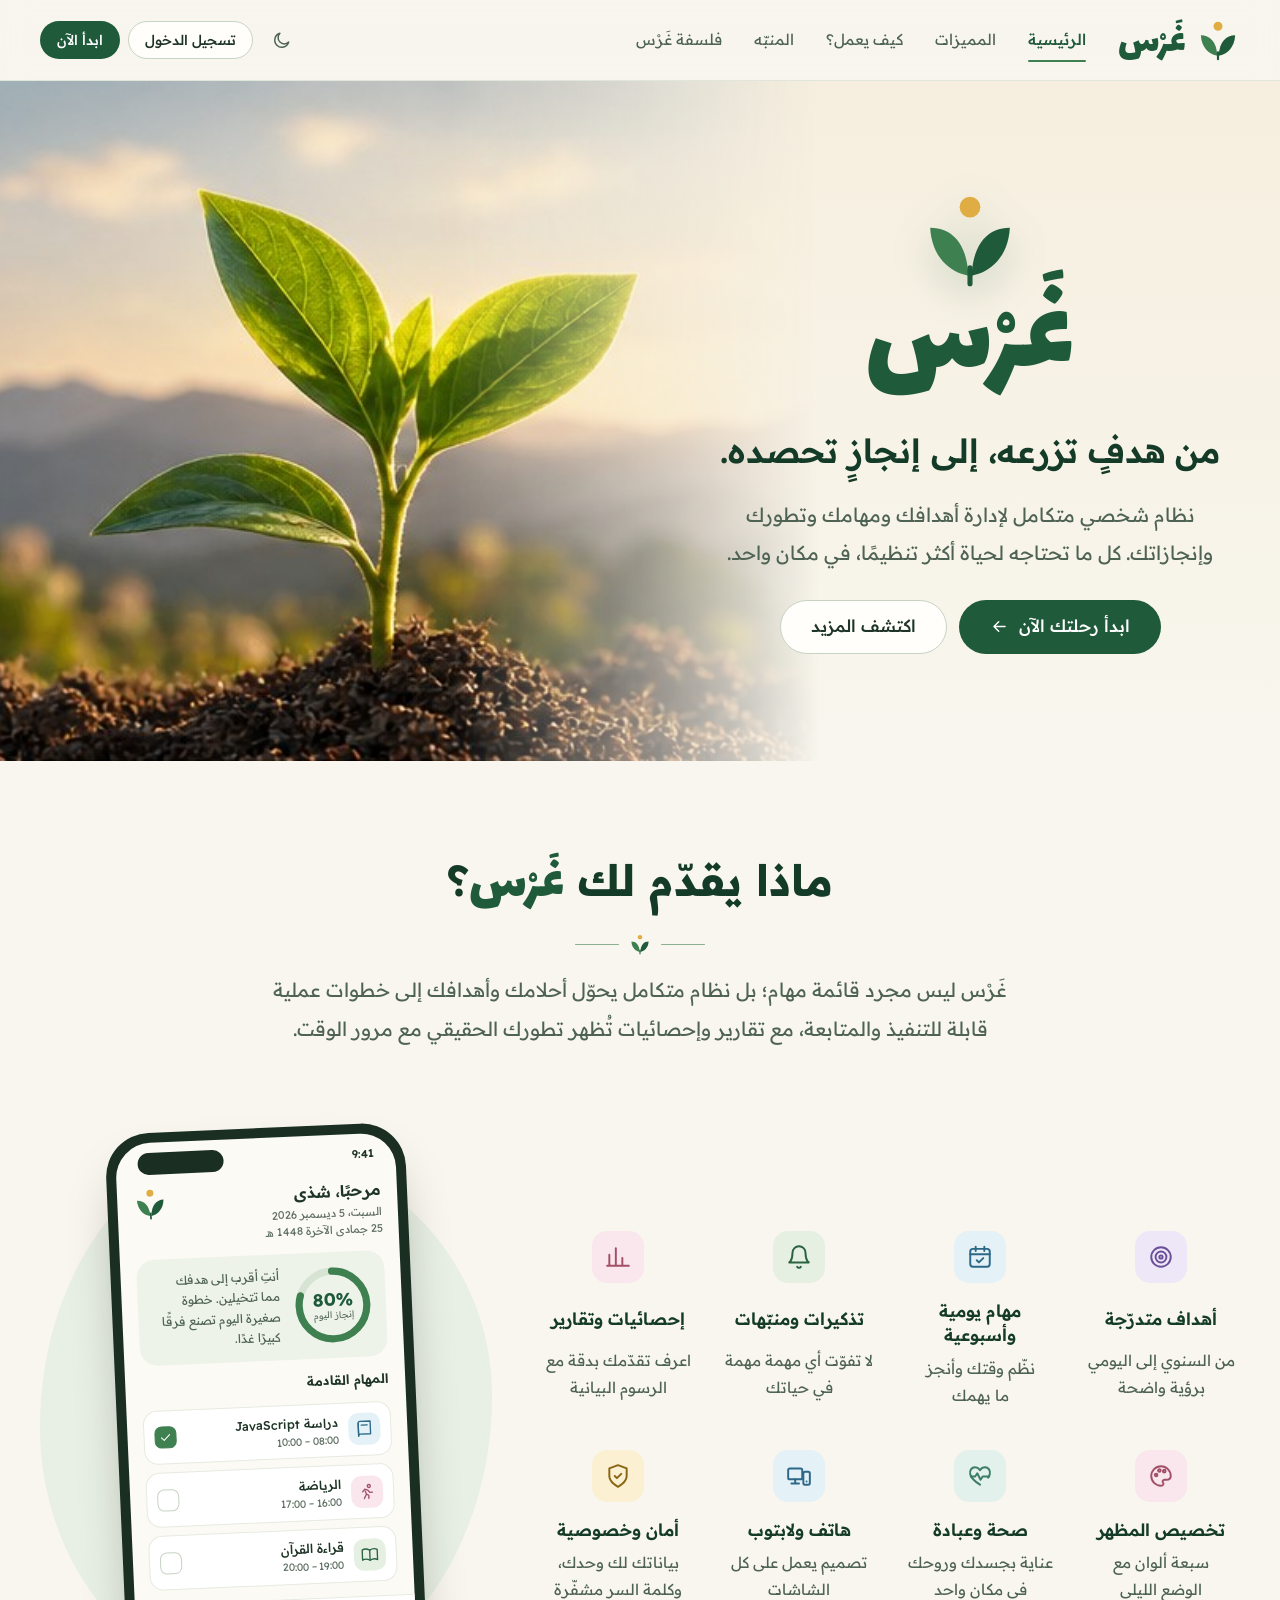
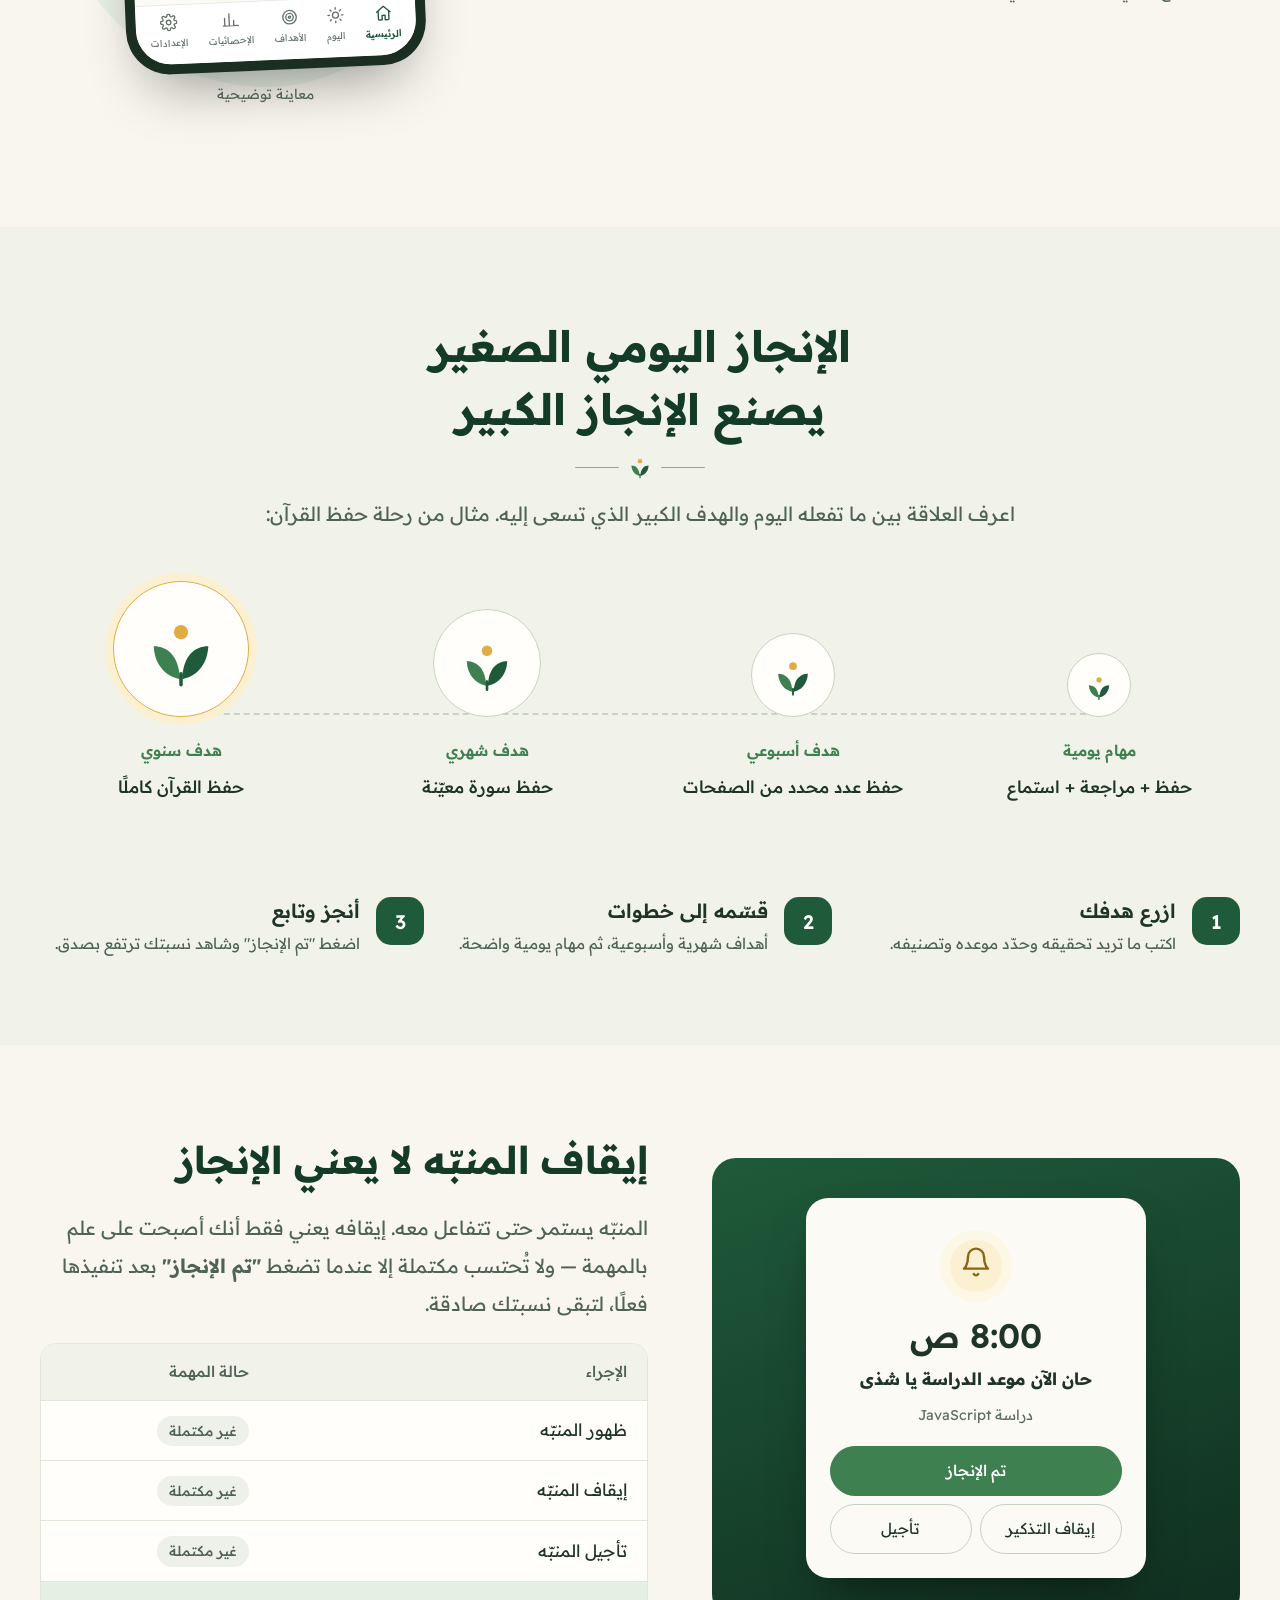
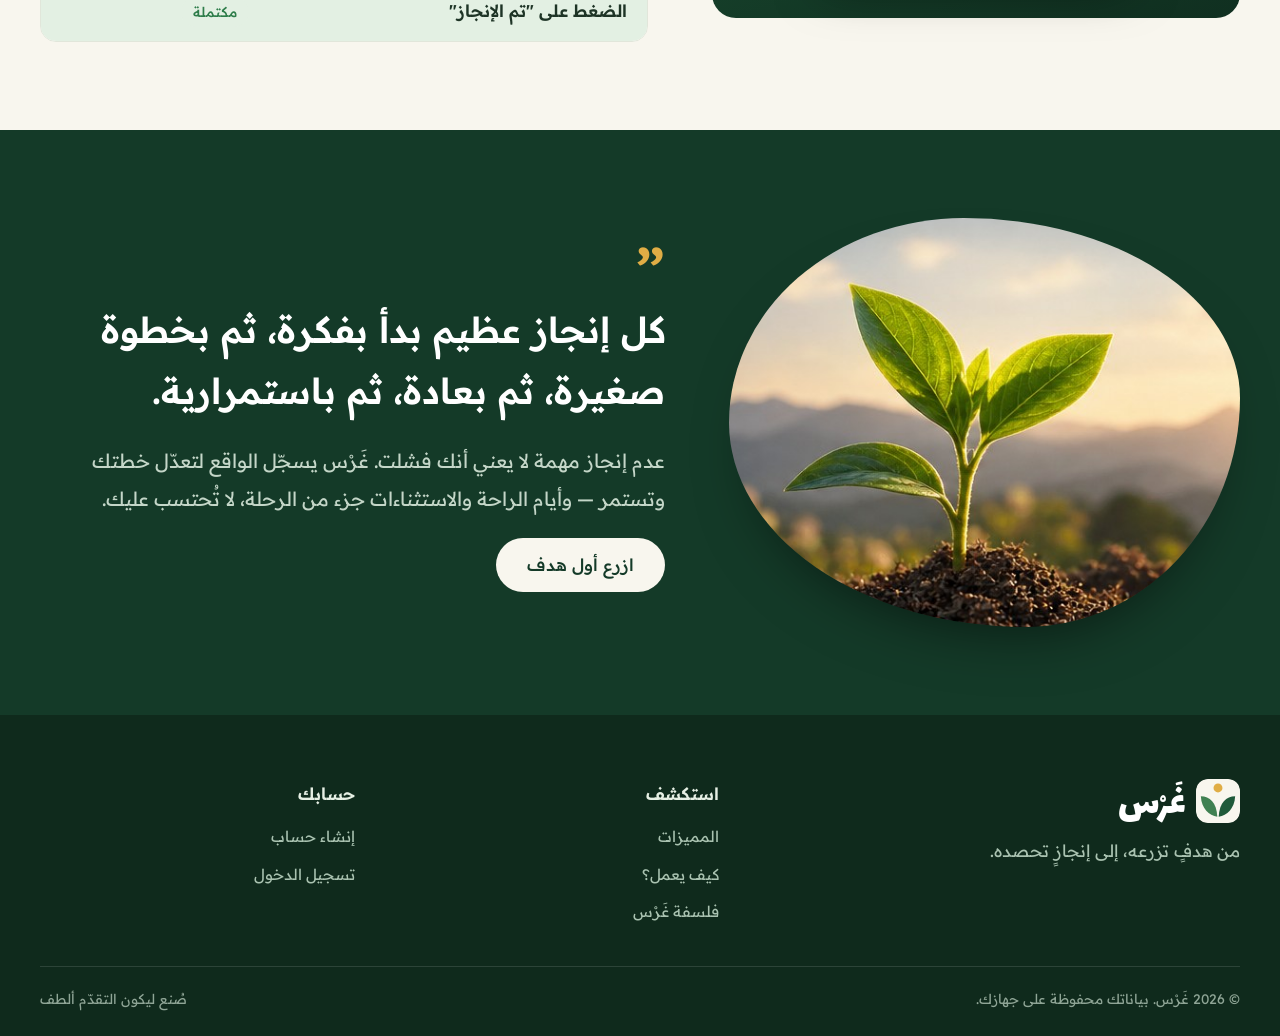
<file: index.html>
<!doctype html>
<html lang="ar" dir="rtl">
<head>
  <meta charset="utf-8">
  <meta name="viewport" content="width=device-width, initial-scale=1">
  <meta name="theme-color" content="#143a28">
  <title>غَرْس — من هدفٍ تزرعه، إلى إنجازٍ تحصده</title>
  <meta name="description" content="غَرْس: نظام شخصي متكامل لإدارة الأهداف والمهام والتذكير والمتابعة — من الهدف السنوي إلى خطوة اليوم.">
  <link rel="icon" href="assets/images/favicon.svg" type="image/svg+xml">
  <link rel="preconnect" href="https://fonts.googleapis.com">
  <link rel="preconnect" href="https://fonts.gstatic.com" crossorigin>
  <link rel="stylesheet" href="https://fonts.googleapis.com/css2?family=Lalezar&family=Readex+Pro:wght@300;400;500;600;700&display=swap">
  <link rel="stylesheet" href="css/main.css">
  <link rel="stylesheet" href="css/pages/landing.css">
  <script src="js/core/theme.js"></script>
</head>
<body class="landing">
  <a class="skip-link" href="#main">انتقل إلى المحتوى</a>

  <!-- ===================== الترويسة ===================== -->
  <header class="site-header">
    <div class="container site-header__inner">
      <a class="site-brand" href="#top" aria-label="غَرْس — أعلى الصفحة">
        <img src="assets/images/logo-mark.svg" alt="" width="44" height="44">
        <span class="site-brand__name">غَرْس</span>
      </a>

      <nav class="site-nav" id="site-nav" aria-label="أقسام الصفحة">
        <a href="#top" class="is-active">الرئيسية</a>
        <a href="#features">المميزات</a>
        <a href="#how">كيف يعمل؟</a>
        <a href="#alarm">المنبّه</a>
        <a href="#philosophy">فلسفة غَرْس</a>
      </nav>

      <div class="site-header__actions">
        <button class="icon-btn" data-theme-toggle aria-label="تبديل الوضع الفاتح والداكن"></button>
        <a class="btn btn--ghost btn--sm site-header__login" href="pages/login.html" data-guest>تسجيل الدخول</a>
        <a class="btn btn--sm" href="pages/register.html" data-guest>ابدأ الآن</a>
        <a class="btn btn--sm" href="pages/home.html" data-member hidden>افتح التطبيق</a>
        <button class="icon-btn site-header__menu" data-menu aria-expanded="false" aria-controls="site-nav" aria-label="فتح القائمة"></button>
      </div>
    </div>
  </header>

  <main id="main">
    <!-- ===================== الواجهة: الاسم + صورة النبتة ===================== -->
    <section class="hero" id="top" aria-labelledby="hero-title">
      <div class="hero__photo" role="img" aria-label="نبتة خضراء صغيرة تنمو من التربة وقت شروق الشمس"></div>
      <div class="container hero__inner">
        <div class="hero__copy">
          <div class="hero__lockup">
            <img class="hero__mark" src="assets/images/logo-mark.svg" alt="" width="104" height="104">
            <span class="hero__name">غَرْس</span>
          </div>
          <h1 class="hero__title" id="hero-title">من هدفٍ تزرعه، إلى إنجازٍ تحصده.</h1>
          <p class="hero__desc">
            نظام شخصي متكامل لإدارة أهدافك ومهامك وتطورك وإنجازاتك.
            كل ما تحتاجه لحياة أكثر تنظيمًا، في مكان واحد.
          </p>
          <div class="hero__actions">
            <a class="btn btn--lg" href="pages/register.html" data-guest>ابدأ رحلتك الآن <span data-icon="arrow"></span></a>
            <a class="btn btn--lg" href="pages/home.html" data-member hidden>تابع رحلتك <span data-icon="arrow"></span></a>
            <a class="btn btn--ghost btn--lg" href="#features">اكتشف المزيد</a>
          </div>
        </div>
      </div>
    </section>

    <!-- ===================== ماذا يقدم لك غرس ===================== -->
    <section class="offer" id="features" aria-labelledby="offer-title">
      <div class="container">
        <header class="section-head">
          <h2 id="offer-title">ماذا يقدّم لك <span class="brand-word">غَرْس</span>؟</h2>
          <span class="sprout-rule" aria-hidden="true"><span></span><img src="assets/images/logo-mark.svg" alt="" width="22" height="22"><span></span></span>
          <p>غَرْس ليس مجرد قائمة مهام؛ بل نظام متكامل يحوّل أحلامك وأهدافك إلى خطوات عملية قابلة للتنفيذ والمتابعة، مع تقارير وإحصائيات تُظهر تطورك الحقيقي مع مرور الوقت.</p>
        </header>

        <div class="offer__layout">
          <!-- المميزات -->
          <ul class="feature-list" role="list">
            <li class="feature">
              <span class="tile tile--lg tile--plum" data-icon="target"></span>
              <h3>أهداف متدرّجة</h3>
              <p>من السنوي إلى اليومي برؤية واضحة</p>
            </li>
            <li class="feature">
              <span class="tile tile--lg tile--sky" data-icon="calendarCheck"></span>
              <h3>مهام يومية وأسبوعية</h3>
              <p>نظّم وقتك وأنجز ما يهمك</p>
            </li>
            <li class="feature">
              <span class="tile tile--lg tile--leaf" data-icon="bell"></span>
              <h3>تذكيرات ومنبّهات</h3>
              <p>لا تفوّت أي مهمة مهمة في حياتك</p>
            </li>
            <li class="feature">
              <span class="tile tile--lg tile--rose" data-icon="chart"></span>
              <h3>إحصائيات وتقارير</h3>
              <p>اعرف تقدّمك بدقة مع الرسوم البيانية</p>
            </li>
            <li class="feature">
              <span class="tile tile--lg tile--rose" data-icon="palette"></span>
              <h3>تخصيص المظهر</h3>
              <p>سبعة ألوان مع الوضع الليلي</p>
            </li>
            <li class="feature">
              <span class="tile tile--lg tile--sage" data-icon="heartPulse"></span>
              <h3>صحة وعبادة</h3>
              <p>عناية بجسدك وروحك في مكان واحد</p>
            </li>
            <li class="feature">
              <span class="tile tile--lg tile--sky" data-icon="devices"></span>
              <h3>هاتف ولابتوب</h3>
              <p>تصميم يعمل على كل الشاشات</p>
            </li>
            <li class="feature">
              <span class="tile tile--lg tile--gold" data-icon="shield"></span>
              <h3>أمان وخصوصية</h3>
              <p>بياناتك لك وحدك، وكلمة السر مشفّرة</p>
            </li>
          </ul>

          <!-- معاينة التطبيق على الهاتف -->
          <figure class="phone-stage" aria-label="معاينة توضيحية لشاشة غَرْس الرئيسية">
            <div class="phone">
              <div class="phone__screen">
                <div class="phone__status"><span class="num">9:41</span><span class="phone__notch"></span></div>
                <div class="phone__top">
                  <div>
                    <strong>مرحبًا، شذى</strong>
                    <small data-today-g></small>
                    <small data-today-h></small>
                  </div>
                  <img src="assets/images/logo-mark.svg" alt="" width="34" height="34">
                </div>
                <div class="phone__progress">
                  <div class="phone__ring" aria-hidden="true">
                    <svg viewBox="0 0 80 80"><circle cx="40" cy="40" r="33" class="phone__ring-track"/><circle cx="40" cy="40" r="33" class="phone__ring-bar"/></svg>
                    <span><b class="num">80%</b><small>إنجاز اليوم</small></span>
                  </div>
                  <p>أنتِ أقرب إلى هدفك مما تتخيلين. خطوة صغيرة اليوم تصنع فرقًا كبيرًا غدًا.</p>
                </div>
                <div class="phone__label">المهام القادمة</div>
                <ul class="phone__tasks" role="list">
                  <li><span class="tile tile--sm tile--sky" data-icon="book"></span><span><b>دراسة JavaScript</b><small class="num">08:00 – 10:00</small></span><span class="phone__check is-done" data-icon="check"></span></li>
                  <li><span class="tile tile--sm tile--rose" data-icon="run"></span><span><b>الرياضة</b><small class="num">16:00 – 17:00</small></span><span class="phone__check" data-icon="check"></span></li>
                  <li><span class="tile tile--sm tile--leaf" data-icon="bookOpen"></span><span><b>قراءة القرآن</b><small class="num">19:00 – 20:00</small></span><span class="phone__check" data-icon="check"></span></li>
                </ul>
                <nav class="phone__nav" aria-hidden="true">
                  <span class="is-active"><i data-icon="home"></i>الرئيسية</span>
                  <span><i data-icon="today"></i>اليوم</span>
                  <span><i data-icon="target"></i>الأهداف</span>
                  <span><i data-icon="chart"></i>الإحصائيات</span>
                  <span><i data-icon="settings"></i>الإعدادات</span>
                </nav>
              </div>
            </div>
            <figcaption class="phone-stage__note">معاينة توضيحية</figcaption>
          </figure>
        </div>
      </div>
    </section>

    <!-- ===================== كيف يعمل: السلّم الهرمي ===================== -->
    <section class="how" id="how" aria-labelledby="how-title">
      <div class="container">
        <header class="section-head">
          <h2 id="how-title">الإنجاز اليومي الصغير يصنع الإنجاز الكبير</h2>
          <span class="sprout-rule" aria-hidden="true"><span></span><img src="assets/images/logo-mark.svg" alt="" width="22" height="22"><span></span></span>
          <p>اعرف العلاقة بين ما تفعله اليوم والهدف الكبير الذي تسعى إليه. مثال من رحلة حفظ القرآن:</p>
        </header>

        <ol class="growth" role="list">
          <li class="growth__step growth__step--1">
            <span class="growth__seed" aria-hidden="true"></span>
            <span class="growth__level">مهام يومية</span>
            <strong>حفظ + مراجعة + استماع</strong>
          </li>
          <li class="growth__step growth__step--2">
            <span class="growth__seed" aria-hidden="true"></span>
            <span class="growth__level">هدف أسبوعي</span>
            <strong>حفظ عدد محدد من الصفحات</strong>
          </li>
          <li class="growth__step growth__step--3">
            <span class="growth__seed" aria-hidden="true"></span>
            <span class="growth__level">هدف شهري</span>
            <strong>حفظ سورة معيّنة</strong>
          </li>
          <li class="growth__step growth__step--4">
            <span class="growth__seed" aria-hidden="true"></span>
            <span class="growth__level">هدف سنوي</span>
            <strong>حفظ القرآن كاملًا</strong>
          </li>
        </ol>

        <ol class="journey" role="list">
          <li><span class="journey__n num">1</span><div><h3>ازرع هدفك</h3><p>اكتب ما تريد تحقيقه وحدّد موعده وتصنيفه.</p></div></li>
          <li><span class="journey__n num">2</span><div><h3>قسّمه إلى خطوات</h3><p>أهداف شهرية وأسبوعية، ثم مهام يومية واضحة.</p></div></li>
          <li><span class="journey__n num">3</span><div><h3>أنجز وتابع</h3><p>اضغط "تم الإنجاز" وشاهد نسبتك ترتفع بصدق.</p></div></li>
        </ol>
      </div>
    </section>

    <!-- ===================== قاعدة المنبّه ===================== -->
    <section class="rule" id="alarm" aria-labelledby="rule-title">
      <div class="container rule__inner">
        <div class="rule__mock" aria-hidden="true">
          <div class="mock-alarm">
            <span class="mock-alarm__sun"><i data-icon="bell"></i></span>
            <span class="mock-alarm__time num">8:00 ص</span>
            <strong>حان الآن موعد الدراسة يا شذى</strong>
            <small>دراسة JavaScript</small>
            <span class="mock-alarm__btns">
              <span class="mock-alarm__done">تم الإنجاز</span>
              <span>إيقاف التذكير</span>
              <span>تأجيل</span>
            </span>
          </div>
        </div>
        <div class="rule__text">
          <h2 id="rule-title">إيقاف المنبّه لا يعني الإنجاز</h2>
          <p>المنبّه يستمر حتى تتفاعل معه. إيقافه يعني فقط أنك أصبحت على علم بالمهمة — ولا تُحتسب مكتملة إلا عندما تضغط <b>"تم الإنجاز"</b> بعد تنفيذها فعلًا، لتبقى نسبتك صادقة.</p>
          <table class="rule-table">
            <thead><tr><th scope="col">الإجراء</th><th scope="col">حالة المهمة</th></tr></thead>
            <tbody>
              <tr><td>ظهور المنبّه</td><td><span class="badge">غير مكتملة</span></td></tr>
              <tr><td>إيقاف المنبّه</td><td><span class="badge">غير مكتملة</span></td></tr>
              <tr><td>تأجيل المنبّه</td><td><span class="badge">غير مكتملة</span></td></tr>
              <tr class="is-done"><td>الضغط على "تم الإنجاز"</td><td><span class="badge badge--done">مكتملة</span></td></tr>
            </tbody>
          </table>
        </div>
      </div>
    </section>

    <!-- ===================== الفلسفة ===================== -->
    <section class="philosophy" id="philosophy" aria-labelledby="philo-title">
      <div class="container philosophy__inner">
        <div class="philosophy__photo" role="img" aria-label="نبتة صغيرة تستقبل ضوء الشروق"></div>
        <div class="philosophy__text">
          <p class="philosophy__quote" id="philo-title">كل إنجاز عظيم بدأ بفكرة، ثم بخطوة صغيرة، ثم بعادة، ثم باستمرارية.</p>
          <p>عدم إنجاز مهمة لا يعني أنك فشلت. غَرْس يسجّل الواقع لتعدّل خطتك وتستمر — وأيام الراحة والاستثناءات جزء من الرحلة، لا تُحتسب عليك.</p>
          <a class="btn btn--lg philosophy__btn" href="pages/register.html" data-guest>ازرع أول هدف</a>
          <a class="btn btn--lg philosophy__btn" href="pages/home.html" data-member hidden>افتح التطبيق</a>
        </div>
      </div>
    </section>
  </main>

  <footer class="site-footer">
    <div class="container site-footer__main">
      <div class="site-footer__brand">
        <a class="site-brand site-brand--footer" href="#top"><img src="assets/images/favicon.svg" alt="" width="44" height="44" class="site-brand__tile"><span class="site-brand__name">غَرْس</span></a>
        <p>من هدفٍ تزرعه، إلى إنجازٍ تحصده.</p>
      </div>
      <nav class="site-footer__links" aria-label="روابط التذييل">
        <strong>استكشف</strong>
        <a href="#features">المميزات</a>
        <a href="#how">كيف يعمل؟</a>
        <a href="#philosophy">فلسفة غَرْس</a>
      </nav>
      <div class="site-footer__links">
        <strong>حسابك</strong>
        <a href="pages/register.html">إنشاء حساب</a>
        <a href="pages/login.html">تسجيل الدخول</a>
      </div>
    </div>
    <div class="container site-footer__bottom">
      <span>© <span data-year></span> غَرْس. بياناتك محفوظة على جهازك.</span>
      <span>صُنع ليكون التقدّم ألطف</span>
    </div>
  </footer>

  <script src="js/loader.js" data-page="landing"></script>
</body>
</html>
</file>
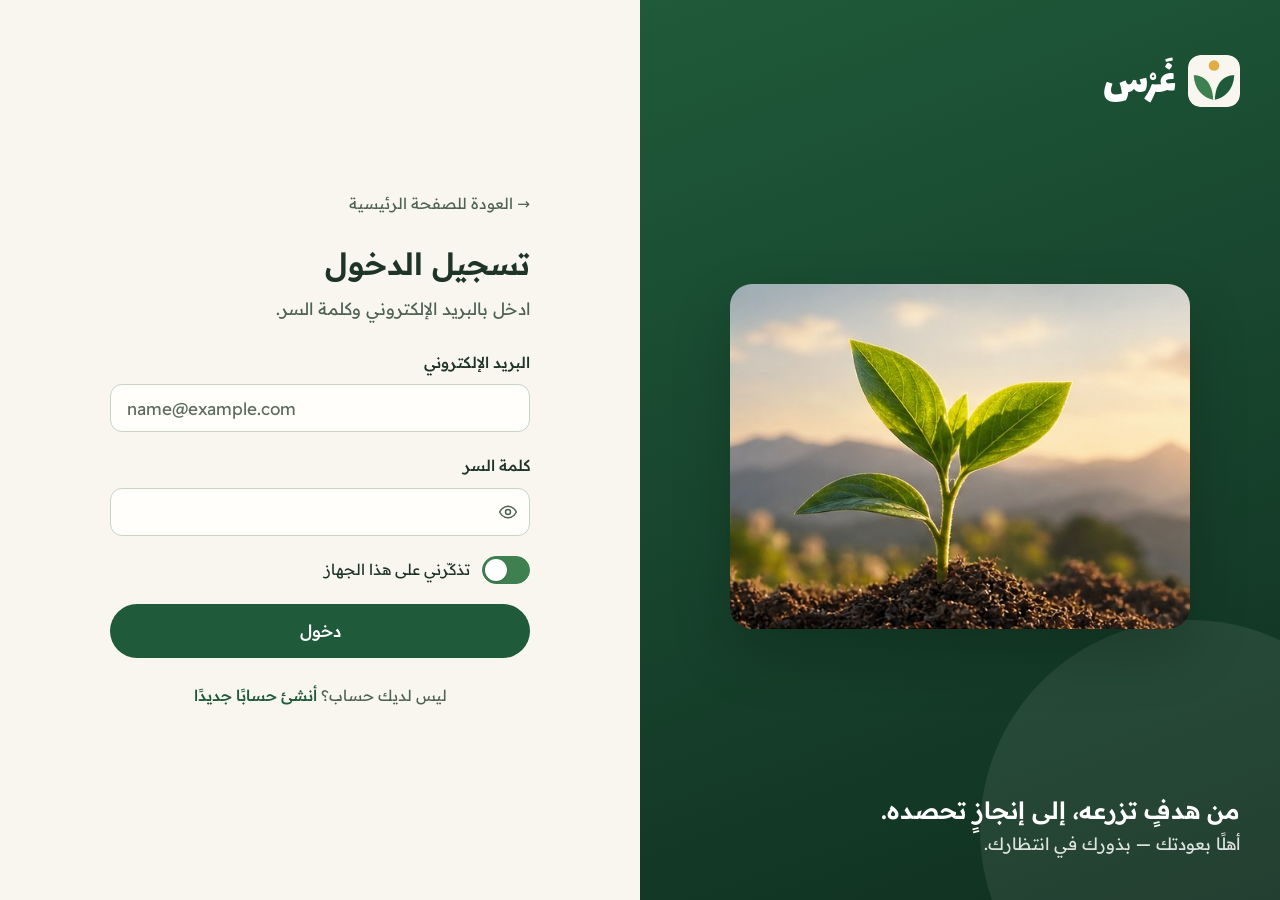
<file: pages/admin.html>
<!doctype html>
<html lang="ar" dir="rtl">
<head>
  <meta charset="utf-8">
  <meta name="viewport" content="width=device-width, initial-scale=1">
  <title>لوحة الإدارة — غَرْس</title>
  <link rel="icon" href="../assets/images/favicon.svg" type="image/svg+xml">
  <link rel="preconnect" href="https://fonts.googleapis.com">
  <link rel="preconnect" href="https://fonts.gstatic.com" crossorigin>
  <link rel="stylesheet" href="https://fonts.googleapis.com/css2?family=Lalezar&family=Readex+Pro:wght@300;400;500;600;700&display=swap">
  <link rel="stylesheet" href="../css/main.css">
  <link rel="stylesheet" href="../css/pages/admin.css">
  <script src="../js/core/theme.js"></script>
</head>
<body>
  <main class="page" id="page">
    <div class="admin-banner">
      <span class="tile tile--sm tile--sky" data-icon="shield"></span>
      <span>لوحة الإدارة منفصلة عن واجهة المستخدم. لا يمكن للإدارة الاطلاع على أهداف المستخدمين أو مهامهم — فقط الأرقام العامة المسموح بها.</span>
    </div>

    <!-- لوحة المعلومات -->
    <section data-section="dashboard">
      <div class="page-head"><div><h1 class="page-head__title">لوحة المعلومات</h1><p class="page-head__desc">نظرة عامة على التطبيق.</p></div></div>
      <div class="grid-4" id="admin-kpis"></div>
      <div class="grid-2 mt-6">
        <section class="card">
          <div class="card__head"><h2 class="card__title"><span class="tile tile--sm tile--sky" data-icon="users"></span>المستخدمون الجدد</h2><span class="card__subtitle">آخر 6 أشهر</span></div>
          <div id="signups-chart"></div>
        </section>
        <section class="card">
          <div class="card__head"><h2 class="card__title"><span class="tile tile--sm tile--leaf" data-icon="chart"></span>الإحصائيات العامة</h2><span class="card__subtitle">مجمّعة بدون تفاصيل شخصية</span></div>
          <div class="stack" id="global-stats"></div>
        </section>
      </div>
    </section>

    <!-- المستخدمون -->
    <section data-section="users" hidden>
      <div class="page-head"><div><h1 class="page-head__title">المستخدمون</h1><p class="page-head__desc">البحث، حالة الحساب، وإدارة الصلاحيات.</p></div></div>
      <div class="toolbar">
        <div class="search-box" id="user-search-box"><input class="input" type="search" id="user-search" placeholder="ابحث بالاسم أو البريد…" aria-label="بحث"></div>
        <div class="segmented" id="user-filter" role="group" aria-label="تصفية">
          <button data-f="" class="is-active">الكل</button>
          <button data-f="active">النشطة</button>
          <button data-f="disabled">المعطّلة</button>
          <button data-f="admin">الإدارة</button>
        </div>
      </div>
      <div class="table-wrap"><table class="table" id="users-table"></table></div>
    </section>

    <!-- الإعدادات العامة -->
    <section data-section="settings" hidden>
      <div class="page-head"><div><h1 class="page-head__title">إعدادات التطبيق</h1><p class="page-head__desc">التصنيفات العامة والمحتوى العام.</p></div></div>
      <div class="grid-2">
        <section class="card">
          <h2 class="card__title mb-4"><span class="tile tile--sm tile--gold" data-icon="megaphone"></span>إعلان عام</h2>
          <form class="form" id="announce-form">
            <div class="field"><label for="announce">يظهر أعلى الصفحة الرئيسية لكل المستخدمين</label><textarea id="announce" class="textarea" name="announcement" maxlength="240" placeholder="اتركه فارغًا لإخفائه"></textarea></div>
            <div class="form-actions"><button class="btn" type="submit">حفظ الإعلان</button></div>
          </form>
        </section>
        <section class="card">
          <h2 class="card__title mb-4"><span class="tile tile--sm tile--leaf" data-icon="sparkle"></span>رسائل تحفيزية عامة</h2>
          <ul class="list" id="messages-list"></ul>
          <form class="form mt-4" id="message-form">
            <div class="field"><label for="msg">رسالة جديدة (يمكن استخدام {name} لاسم المستخدم)</label><input id="msg" class="input" name="message" maxlength="140"></div>
            <div class="form-actions"><button class="btn btn--soft" type="submit">+ إضافة</button></div>
          </form>
        </section>
      </div>
      <section class="card mt-6">
        <h2 class="card__title mb-4"><span class="tile tile--sm tile--sky" data-icon="tag"></span>التصنيفات العامة</h2>
        <div class="table-wrap"><table class="table" id="cats-table"></table></div>
        <form class="form mt-4" id="gcat-form" novalidate>
          <div class="form-row">
            <div class="field"><label for="g-name">الاسم</label><input id="g-name" class="input" name="name" maxlength="24" required></div>
            <div class="field"><label for="g-icon">الرمز</label><input id="g-icon" class="input" name="icon" maxlength="4"></div>
            <div class="field"><label for="g-color">اللون</label><input id="g-color" class="input color-input" type="color" name="color" value="#2f8f5b"></div>
          </div>
          <label class="switch"><input type="checkbox" name="worship"><span class="switch-track"></span><span class="text-sm">تصنيف تعبّدي</span></label>
          <div class="form-actions"><button class="btn" type="submit">+ إضافة تصنيف عام</button></div>
        </form>
      </section>
    </section>
  </main>

  <script src="../js/loader.js" data-page="admin"></script>
</body>
</html>
</file>
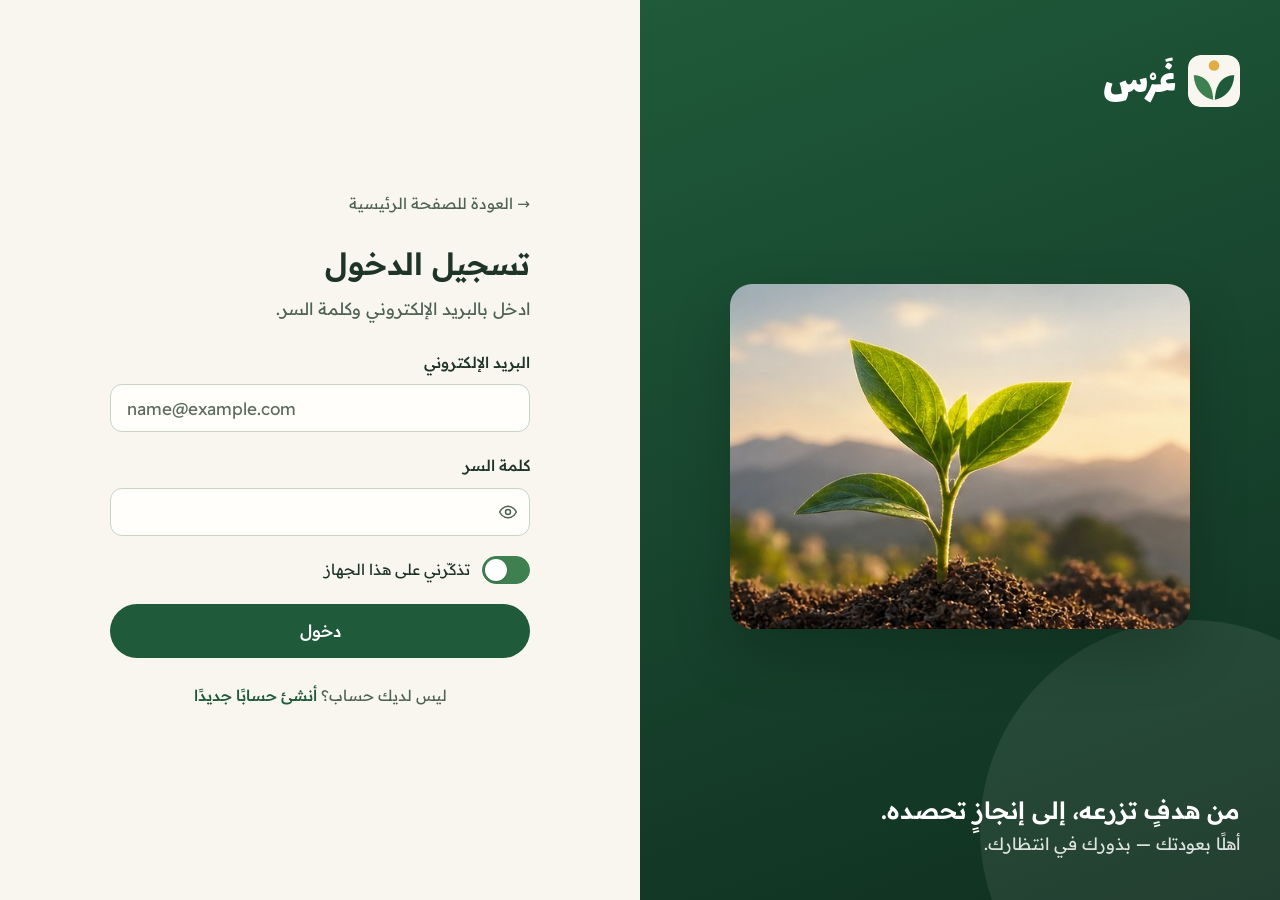
<file: pages/calendar.html>
<!doctype html>
<html lang="ar" dir="rtl">
<head>
  <meta charset="utf-8">
  <meta name="viewport" content="width=device-width, initial-scale=1">
  <title>التقويم — غَرْس</title>
  <link rel="icon" href="../assets/images/favicon.svg" type="image/svg+xml">
  <link rel="preconnect" href="https://fonts.googleapis.com">
  <link rel="preconnect" href="https://fonts.gstatic.com" crossorigin>
  <link rel="stylesheet" href="https://fonts.googleapis.com/css2?family=Lalezar&family=Readex+Pro:wght@300;400;500;600;700&display=swap">
  <link rel="stylesheet" href="../css/main.css">
  <link rel="stylesheet" href="../css/pages/calendar.css">
  <script src="../js/core/theme.js"></script>
</head>
<body>
  <main class="page" id="page">
    <div class="page-head">
      <div>
        <h1 class="page-head__title" id="cal-title">التقويم</h1>
        <p class="page-head__desc" id="cal-sub"></p>
      </div>
      <div class="row row-wrap">
        <div class="segmented" id="view" role="group" aria-label="طريقة العرض">
          <button data-view="week">أسبوع</button>
          <button data-view="month" class="is-active">شهر</button>
          <button data-view="year">سنة</button>
        </div>
        <div class="segmented" id="primary" role="group" aria-label="التقويم الأساسي">
          <button data-primary="g" class="is-active">ميلادي</button>
          <button data-primary="h">هجري</button>
        </div>
      </div>
    </div>

    <div class="cal-nav">
      <button class="icon-btn" data-step="-1" aria-label="السابق"></button>
      <button class="btn btn--ghost btn--sm" data-step="0">اليوم</button>
      <button class="icon-btn" data-step="1" aria-label="التالي"></button>
    </div>

    <div class="cal-layout">
      <section class="card cal-card" id="calendar" aria-label="التقويم"></section>
      <aside class="card day-panel" id="day-panel" aria-live="polite"></aside>
    </div>
  </main>

  <script src="../js/loader.js" data-page="calendar"></script>
</body>
</html>
</file>
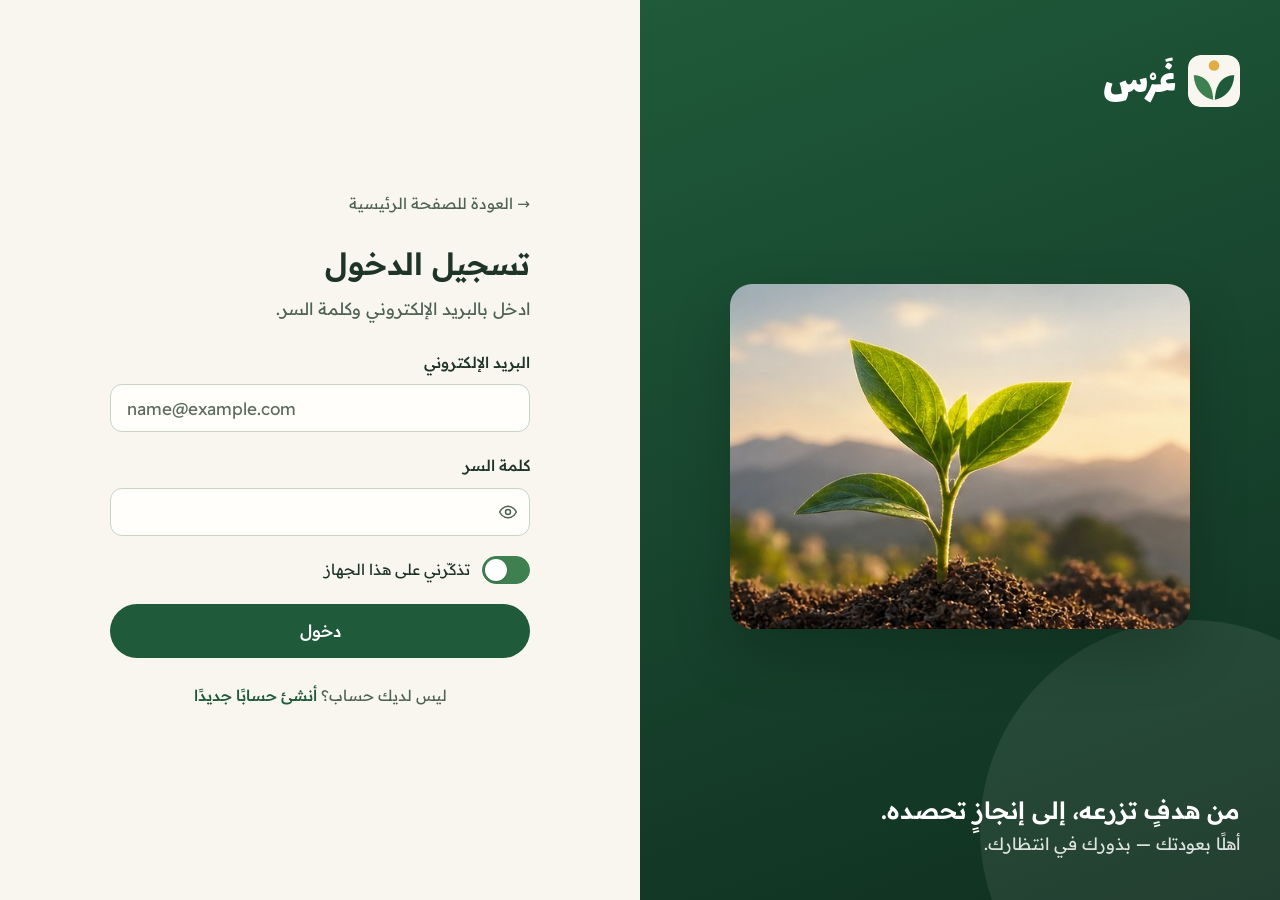
<file: pages/goals.html>
<!doctype html>
<html lang="ar" dir="rtl">
<head>
  <meta charset="utf-8">
  <meta name="viewport" content="width=device-width, initial-scale=1">
  <title>الأهداف — غَرْس</title>
  <link rel="icon" href="../assets/images/favicon.svg" type="image/svg+xml">
  <link rel="preconnect" href="https://fonts.googleapis.com">
  <link rel="preconnect" href="https://fonts.gstatic.com" crossorigin>
  <link rel="stylesheet" href="https://fonts.googleapis.com/css2?family=Lalezar&family=Readex+Pro:wght@300;400;500;600;700&display=swap">
  <link rel="stylesheet" href="../css/main.css">
  <link rel="stylesheet" href="../css/pages/goals.css">
  <script src="../js/core/theme.js"></script>
</head>
<body>
  <main class="page" id="page">
    <!-- عرض كل الأهداف -->
    <section id="overview">
      <div class="page-head">
        <div>
          <h1 class="page-head__title">الأهداف</h1>
          <p class="page-head__desc">سنوي ← شهري ← أسبوعي ← مهام يومية. افتح أي هدف لترى شجرته ونسبة كل مستوى.</p>
        </div>
        <button class="btn" data-new-goal>+ هدف جديد</button>
      </div>
      <div class="toolbar">
        <div class="segmented" id="level-filter" role="group" aria-label="تصفية حسب المستوى">
          <button data-level="" class="is-active">الكل</button>
          <button data-level="yearly">سنوية</button>
          <button data-level="monthly">شهرية</button>
          <button data-level="weekly">أسبوعية</button>
        </div>
        <div class="segmented" id="status-filter" role="group" aria-label="تصفية حسب الحالة">
          <button data-status="active" class="is-active">النشطة</button>
          <button data-status="completed">المكتملة</button>
          <button data-status="">الكل</button>
        </div>
      </div>
      <div class="goal-grid" id="goal-grid"></div>
    </section>

    <!-- تفاصيل هدف واحد -->
    <section id="detail" hidden></section>
  </main>

  <script src="../js/loader.js" data-page="goals"></script>
</body>
</html>
</file>
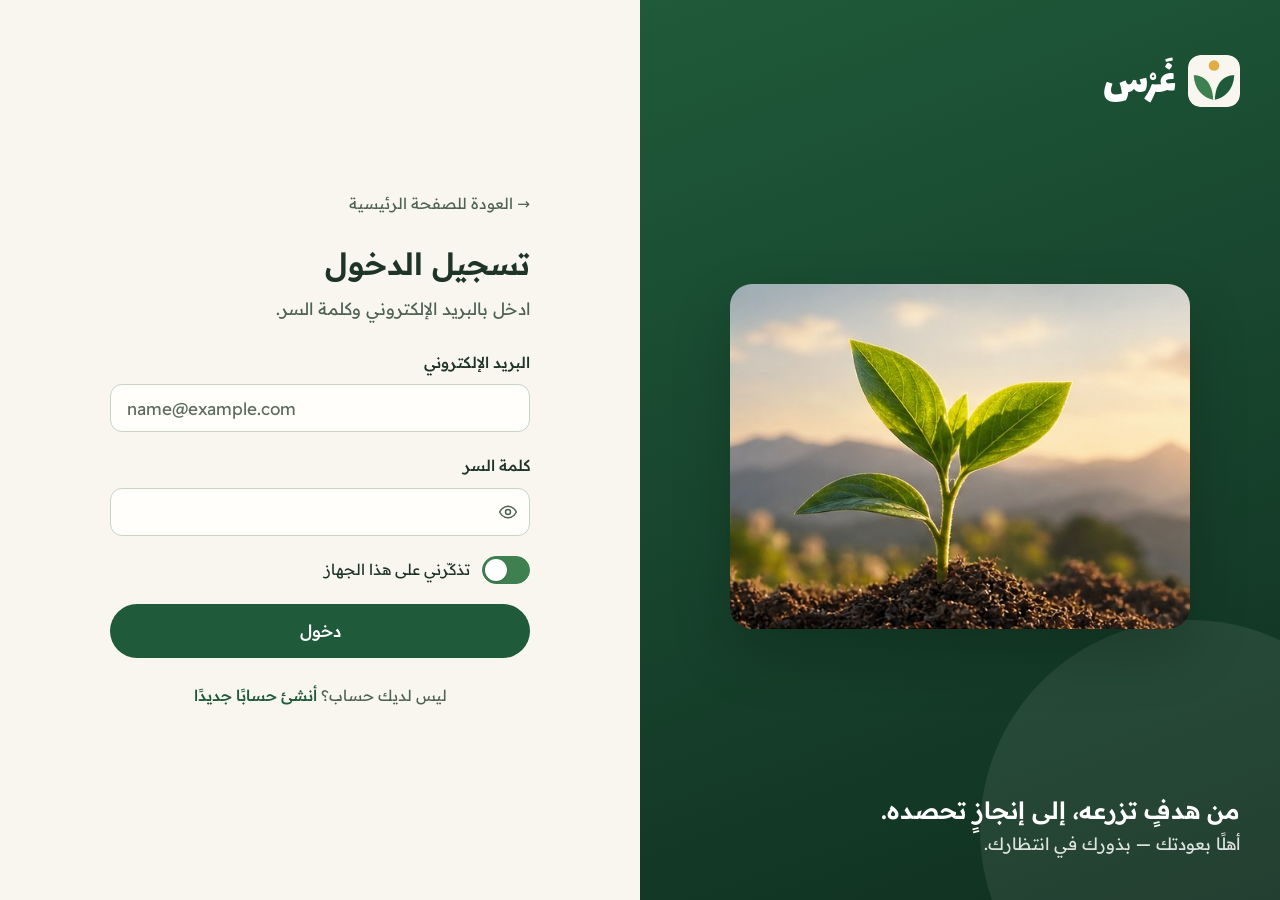
<file: pages/health.html>
<!doctype html>
<html lang="ar" dir="rtl">
<head>
  <meta charset="utf-8">
  <meta name="viewport" content="width=device-width, initial-scale=1">
  <title>الصحة والوزن — غَرْس</title>
  <link rel="icon" href="../assets/images/favicon.svg" type="image/svg+xml">
  <link rel="preconnect" href="https://fonts.googleapis.com">
  <link rel="preconnect" href="https://fonts.gstatic.com" crossorigin>
  <link rel="stylesheet" href="https://fonts.googleapis.com/css2?family=Lalezar&family=Readex+Pro:wght@300;400;500;600;700&display=swap">
  <link rel="stylesheet" href="../css/main.css">
  <link rel="stylesheet" href="../css/pages/health.css">
  <script src="../js/core/theme.js"></script>
</head>
<body>
  <main class="page" id="page">
    <div class="page-head">
      <div>
        <h1 class="page-head__title">الصحة والطعام والوزن</h1>
        <p class="page-head__desc">الماء، المشي، الرياضة، الطعام، النوم… أضف ما تريد من المهام الصحية وتابع وزنك.</p>
      </div>
    </div>

    <div class="grid-main-side">
      <section class="card">
        <div class="card__head">
          <h2 class="card__title"><span class="tile tile--sm tile--sage" data-icon="scale"></span>الوزن</h2>
          <span class="card__subtitle" id="weight-sub"></span>
        </div>
        <div class="grid-3 mb-4" id="weight-kpis"></div>
        <div id="weight-chart"></div>
      </section>

      <section class="card">
        <div class="card__head"><h2 class="card__title"><span class="tile tile--sm tile--leaf" data-icon="plus"></span>تسجيل وزن</h2></div>
        <form class="form" id="weight-form" novalidate>
          <div class="form-row">
            <div class="field">
              <label for="w-value">الوزن (كغ)</label>
              <input id="w-value" class="input" type="number" name="weight" step="0.1" min="20" max="400" required inputmode="decimal">
            </div>
            <div class="field">
              <label for="w-date">التاريخ</label>
              <input id="w-date" class="input" type="date" name="date">
            </div>
          </div>
          <div class="field">
            <label for="w-notes">ملاحظات</label>
            <input id="w-notes" class="input" name="notes" maxlength="120" placeholder="اختياري">
          </div>
          <div class="field-error" data-error role="alert"></div>
          <button class="btn btn--block" type="submit">حفظ</button>
        </form>
        <div class="weight-history" id="weight-history"></div>
      </section>
    </div>

    <div class="grid-2 mt-6">
      <section class="card">
        <div class="card__head">
          <h2 class="card__title"><span class="tile tile--sm tile--rose" data-icon="heartPulse"></span>مهام الصحة اليوم</h2>
          <span class="card__subtitle" id="health-pct"></span>
        </div>
        <div id="health-today"></div>
      </section>
      <section class="card">
        <div class="card__head">
          <div>
            <h2 class="card__title"><span class="tile tile--sm tile--gold" data-icon="zap"></span>إضافة سريعة</h2>
            <p class="card__subtitle">قوالب صحية جاهزة</p>
          </div>
        </div>
        <div id="presets"></div>
      </section>
    </div>
  </main>

  <script src="../js/loader.js" data-page="health"></script>
</body>
</html>
</file>
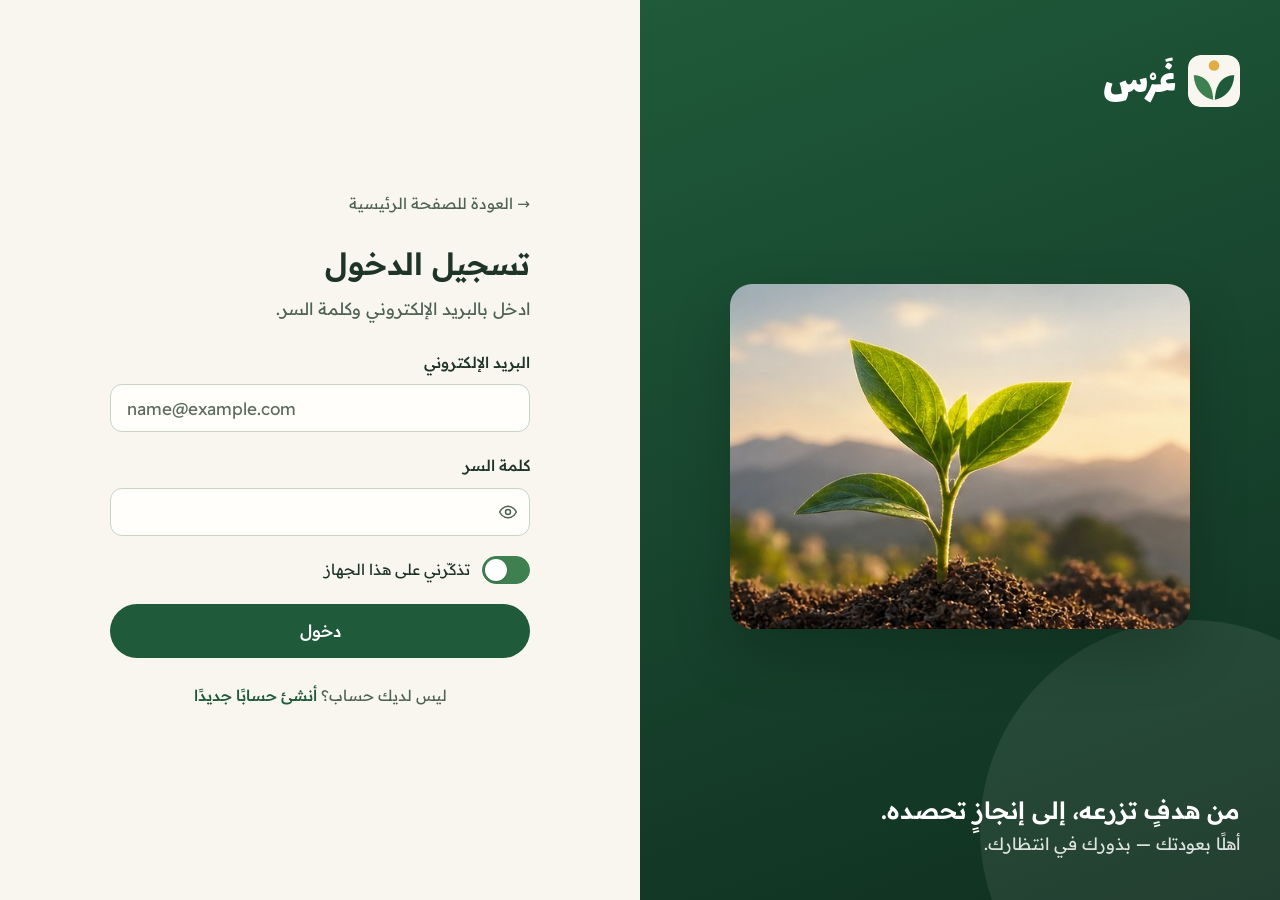
<file: pages/home.html>
<!doctype html>
<html lang="ar" dir="rtl">
<head>
  <meta charset="utf-8">
  <meta name="viewport" content="width=device-width, initial-scale=1">
  <title>الرئيسية — غَرْس</title>
  <link rel="icon" href="../assets/images/favicon.svg" type="image/svg+xml">
  <link rel="preconnect" href="https://fonts.googleapis.com">
  <link rel="preconnect" href="https://fonts.gstatic.com" crossorigin>
  <link rel="stylesheet" href="https://fonts.googleapis.com/css2?family=Lalezar&family=Readex+Pro:wght@300;400;500;600;700&display=swap">
  <link rel="stylesheet" href="../css/main.css">
  <link rel="stylesheet" href="../css/pages/home.css">
  <script src="../js/core/theme.js"></script>
</head>
<body>
  <main class="page" id="page">

    <!-- إعلان عام من الإدارة -->
    <div class="announce" id="announce" role="note" hidden></div>

    <!-- الترحيب + نسبة اليوم -->
    <section class="welcome card card--accent">
      <div class="welcome__text">
        <p class="welcome__dates" id="welcome-dates"></p>
        <h1 class="welcome__title" id="greeting"></h1>
        <p class="welcome__line" id="today-line"></p>
        <div class="welcome__actions">
          <a class="btn welcome__btn" href="today.html">مهام اليوم</a>
          <button class="btn welcome__btn welcome__btn--ghost" data-add>إضافة مهمة</button>
        </div>
      </div>
      <div class="welcome__ring" id="today-ring"></div>
    </section>

    <!-- مؤشرات سريعة -->
    <section class="grid-4 mt-6" id="kpis" aria-label="ملخص اليوم"></section>

    <div class="grid-main-side mt-6">
      <div class="stack-lg">
        <section class="card">
          <div class="card__head">
            <h2 class="card__title"><span class="tile tile--sm tile--sky" data-icon="clock"></span>المهام القادمة</h2>
            <a class="link-btn" href="today.html">عرض اليوم</a>
          </div>
          <div id="upcoming"></div>
        </section>

        <section class="card">
          <div class="card__head">
            <h2 class="card__title"><span class="tile tile--sm tile--rose" data-icon="hourglass"></span>المهام المتأخرة</h2>
            <span class="card__subtitle">آخر 7 أيام</span>
          </div>
          <div id="late"></div>
        </section>
      </div>

      <div class="stack-lg">
        <section class="card">
          <div class="card__head">
            <h2 class="card__title"><span class="tile tile--sm tile--leaf" data-icon="chart"></span>التقدم</h2>
            <a class="link-btn" href="stats.html">الإحصائيات</a>
          </div>
          <div class="stack" id="progress"></div>
        </section>

        <section class="card motivation">
          <span class="tile tile--lg" data-icon="leaf" aria-hidden="true"></span>
          <p class="motivation__text" id="motivation"></p>
        </section>

        <section class="card">
          <div class="card__head">
            <h2 class="card__title"><span class="tile tile--sm tile--plum" data-icon="target"></span>أهدافي</h2>
            <a class="link-btn" href="goals.html">كل الأهداف</a>
          </div>
          <div class="stack" id="goals-mini"></div>
        </section>
      </div>
    </div>
  </main>

  <script src="../js/loader.js" data-page="home"></script>
</body>
</html>
</file>
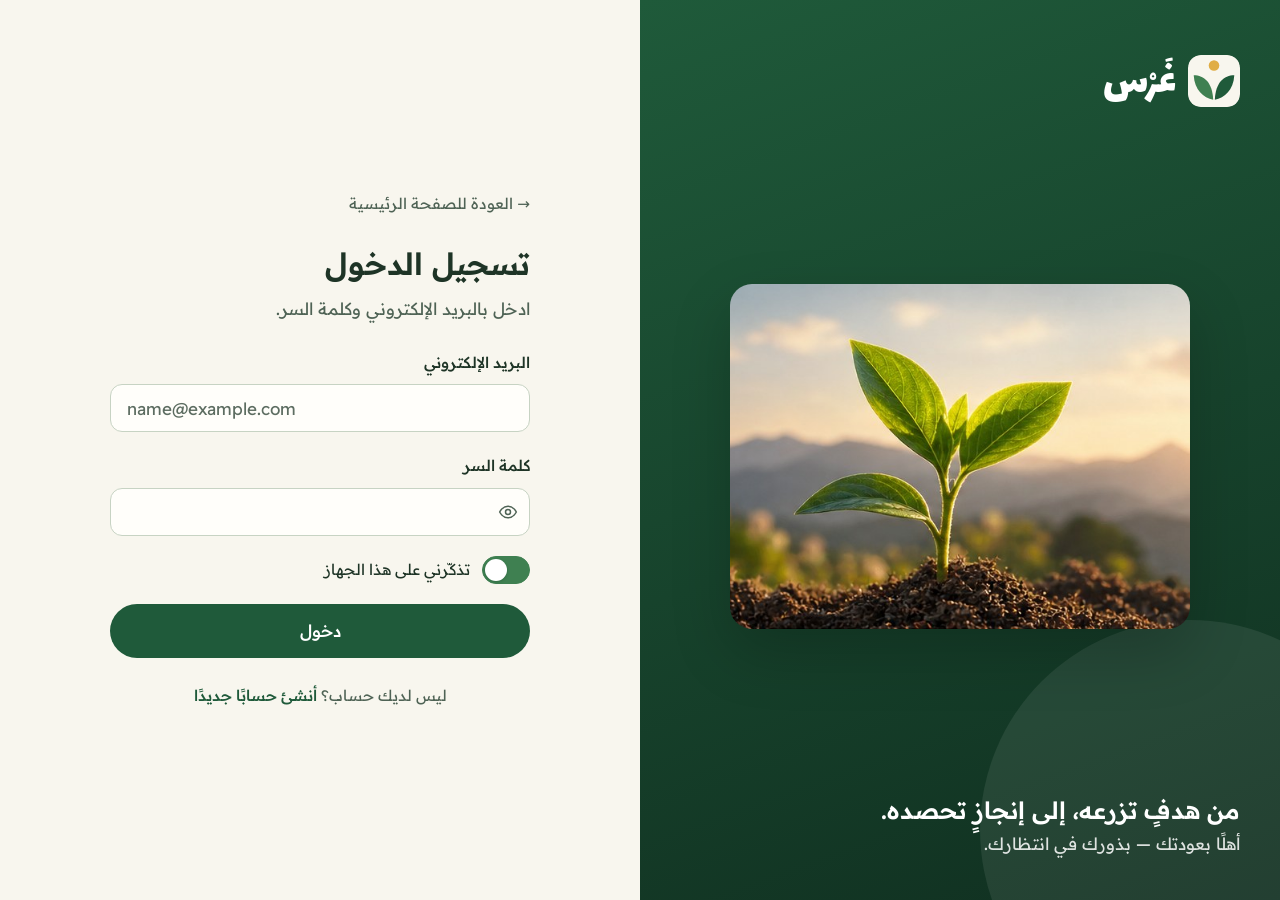
<file: pages/login.html>
<!doctype html>
<html lang="ar" dir="rtl">
<head>
  <meta charset="utf-8">
  <meta name="viewport" content="width=device-width, initial-scale=1">
  <title>تسجيل الدخول — غَرْس</title>
  <link rel="icon" href="../assets/images/favicon.svg" type="image/svg+xml">
  <link rel="preconnect" href="https://fonts.googleapis.com">
  <link rel="preconnect" href="https://fonts.gstatic.com" crossorigin>
  <link rel="stylesheet" href="https://fonts.googleapis.com/css2?family=Lalezar&family=Readex+Pro:wght@300;400;500;600;700&display=swap">
  <link rel="stylesheet" href="../css/main.css">
  <link rel="stylesheet" href="../css/pages/auth.css">
  <script src="../js/core/theme.js"></script>
</head>
<body>
  <div class="auth">
    <aside class="auth__brand">
      <a class="auth__logo" href="../index.html">
        <img src="../assets/images/favicon.svg" alt="">
        <span>غَرْس</span>
      </a>
      <img class="auth__art" src="../assets/images/hero-seedling.jpg" alt="نبتة خضراء صغيرة تنمو وقت الشروق">
      <p class="auth__quote">
        <strong>من هدفٍ تزرعه، إلى إنجازٍ تحصده.</strong>
        <span>أهلًا بعودتك — بذورك في انتظارك.</span>
      </p>
    </aside>

    <main class="auth__panel">
      <div class="auth__card">
        <a class="auth__back" href="../index.html">→ العودة للصفحة الرئيسية</a>
        <header class="auth__head">
          <h1>تسجيل الدخول</h1>
          <p>ادخل بالبريد الإلكتروني وكلمة السر.</p>
        </header>

        <form class="form" id="login-form" novalidate>
          <div class="form-alert" data-alert hidden role="alert"></div>
          <div class="field">
            <label for="email">البريد الإلكتروني</label>
            <input id="email" class="input ltr" type="email" name="email" autocomplete="email" required placeholder="name@example.com">
          </div>
          <div class="field">
            <label for="password">كلمة السر</label>
            <div class="input-group">
              <input id="password" class="input" type="password" name="password" autocomplete="current-password" required>
              <button type="button" class="icon-btn icon-btn--sm" data-toggle-pw aria-label="إظهار كلمة السر"></button>
            </div>
          </div>
          <label class="switch">
            <input type="checkbox" name="remember" checked>
            <span class="switch-track"></span>
            <span class="text-sm">تذكّرني على هذا الجهاز</span>
          </label>
          <button class="btn btn--lg btn--block" type="submit">دخول</button>
        </form>

        <p class="auth__alt">ليس لديك حساب؟ <a class="link-btn" href="register.html">أنشئ حسابًا جديدًا</a></p>
      </div>
    </main>
  </div>

  <script src="../js/loader.js" data-page="login"></script>
</body>
</html>
</file>
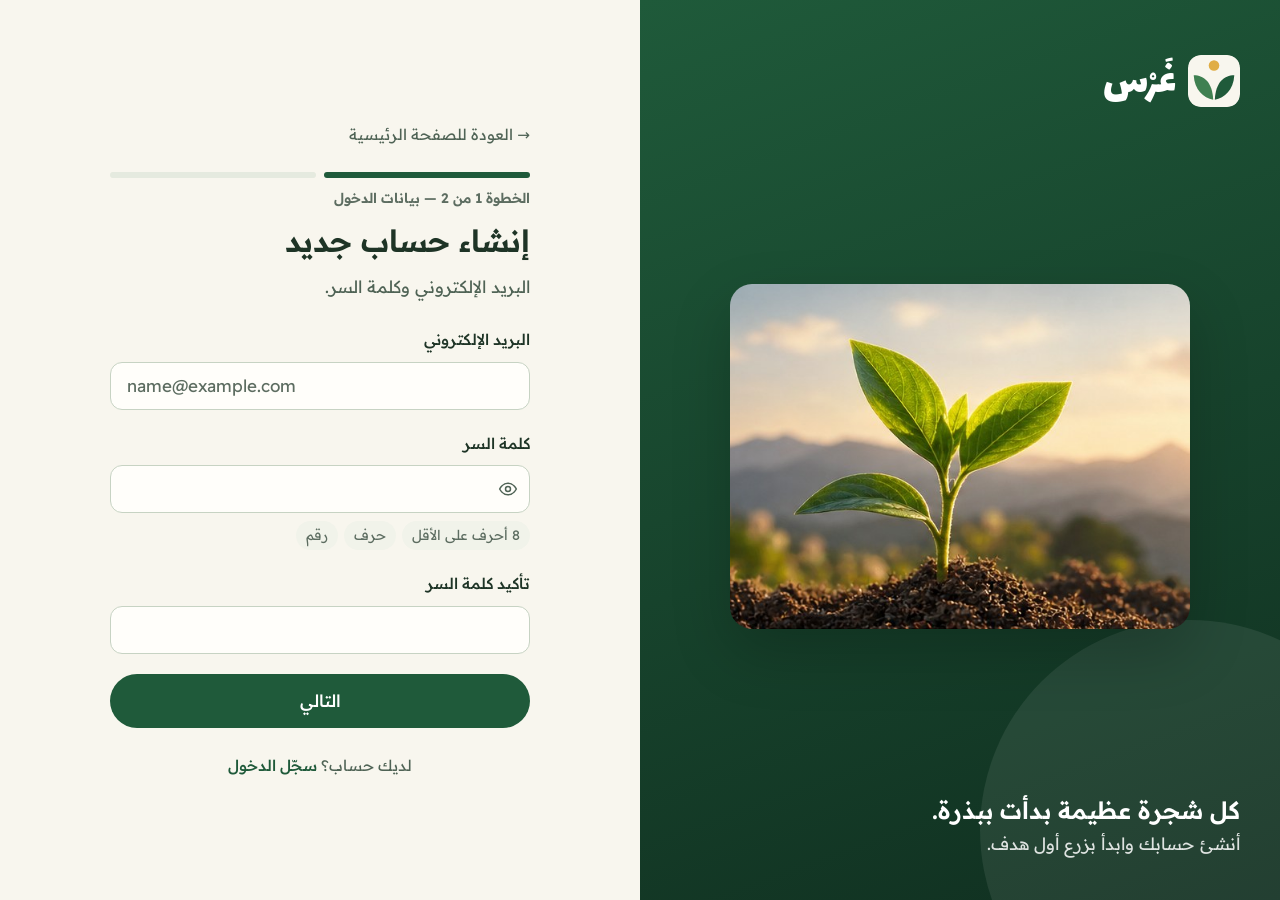
<file: pages/register.html>
<!doctype html>
<html lang="ar" dir="rtl">
<head>
  <meta charset="utf-8">
  <meta name="viewport" content="width=device-width, initial-scale=1">
  <title>إنشاء حساب — غَرْس</title>
  <link rel="icon" href="../assets/images/favicon.svg" type="image/svg+xml">
  <link rel="preconnect" href="https://fonts.googleapis.com">
  <link rel="preconnect" href="https://fonts.gstatic.com" crossorigin>
  <link rel="stylesheet" href="https://fonts.googleapis.com/css2?family=Lalezar&family=Readex+Pro:wght@300;400;500;600;700&display=swap">
  <link rel="stylesheet" href="../css/main.css">
  <link rel="stylesheet" href="../css/pages/auth.css">
  <script src="../js/core/theme.js"></script>
</head>
<body>
  <div class="auth">
    <aside class="auth__brand">
      <a class="auth__logo" href="../index.html">
        <img src="../assets/images/favicon.svg" alt="">
        <span>غَرْس</span>
      </a>
      <img class="auth__art" src="../assets/images/hero-seedling.jpg" alt="نبتة خضراء صغيرة تنمو وقت الشروق">
      <p class="auth__quote">
        <strong>كل شجرة عظيمة بدأت ببذرة.</strong>
        <span>أنشئ حسابك وابدأ بزرع أول هدف.</span>
      </p>
    </aside>

    <main class="auth__panel">
      <div class="auth__card">
        <a class="auth__back" href="../index.html">→ العودة للصفحة الرئيسية</a>
        <header class="auth__head">
          <div class="steps" aria-hidden="true"><span class="is-done" data-step-bar="1"></span><span data-step-bar="2"></span></div>
          <span class="step-label" data-step-label>الخطوة 1 من 2 — بيانات الدخول</span>
          <h1 data-step-title>إنشاء حساب جديد</h1>
          <p data-step-desc>البريد الإلكتروني وكلمة السر.</p>
        </header>

        <!-- الخطوة 1: البريد وكلمة السر -->
        <form class="form" id="step-1" novalidate>
          <div class="form-alert" data-alert hidden role="alert"></div>
          <div class="field">
            <label for="email">البريد الإلكتروني</label>
            <input id="email" class="input ltr" type="email" name="email" autocomplete="email" required placeholder="name@example.com">
          </div>
          <div class="field">
            <label for="password">كلمة السر</label>
            <div class="input-group">
              <input id="password" class="input" type="password" name="password" autocomplete="new-password" required>
              <button type="button" class="icon-btn icon-btn--sm" data-toggle-pw aria-label="إظهار كلمة السر"></button>
            </div>
            <ul class="pw-rules" data-pw-rules>
              <li data-rule="len">8 أحرف على الأقل</li>
              <li data-rule="letter">حرف</li>
              <li data-rule="digit">رقم</li>
            </ul>
          </div>
          <div class="field">
            <label for="confirm">تأكيد كلمة السر</label>
            <input id="confirm" class="input" type="password" name="confirm" autocomplete="new-password" required>
          </div>
          <button class="btn btn--lg btn--block" type="submit">التالي</button>
        </form>

        <!-- الخطوة 2: الاسم والعمر -->
        <form class="form" id="step-2" novalidate hidden>
          <div class="form-alert" data-alert hidden role="alert"></div>
          <div class="field">
            <label for="name">الاسم</label>
            <input id="name" class="input" name="name" autocomplete="given-name" required maxlength="40" placeholder="سيظهر في رسائل الترحيب والتحفيز">
          </div>
          <div class="form-row">
            <div class="field">
              <label for="age">العمر</label>
              <input id="age" class="input" type="number" name="age" min="7" max="120" required>
            </div>
            <div class="field">
              <span class="field-label">صيغة المخاطبة</span>
              <div class="chip-group">
                <label class="chip-option"><input type="radio" name="gender" value="f" checked><span>أنتِ</span></label>
                <label class="chip-option"><input type="radio" name="gender" value="m"><span>أنتَ</span></label>
              </div>
            </div>
          </div>
          <p class="field-hint">صيغة المخاطبة تُستخدم لكتابة الرسائل بشكل صحيح لغويًا.</p>
          <div class="form-actions">
            <button class="btn btn--lg" type="submit" style="flex:1">إنشاء الحساب</button>
            <button class="btn btn--ghost btn--lg" type="button" data-back>رجوع</button>
          </div>
        </form>

        <p class="auth__alt">لديك حساب؟ <a class="link-btn" href="login.html">سجّل الدخول</a></p>
      </div>
    </main>
  </div>

  <script src="../js/loader.js" data-page="register"></script>
</body>
</html>
</file>
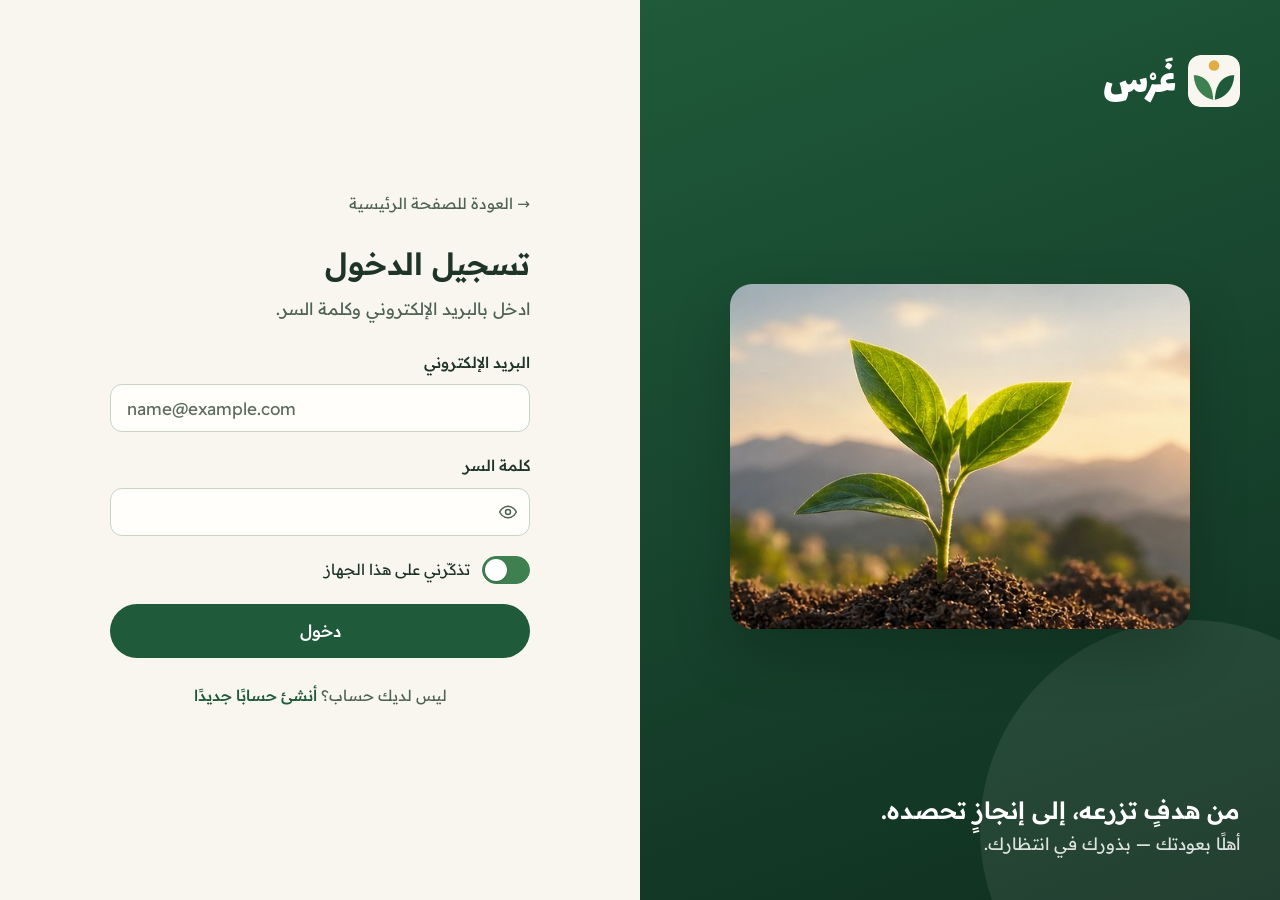
<file: pages/settings.html>
<!doctype html>
<html lang="ar" dir="rtl">
<head>
  <meta charset="utf-8">
  <meta name="viewport" content="width=device-width, initial-scale=1">
  <title>الإعدادات — غَرْس</title>
  <link rel="icon" href="../assets/images/favicon.svg" type="image/svg+xml">
  <link rel="preconnect" href="https://fonts.googleapis.com">
  <link rel="preconnect" href="https://fonts.gstatic.com" crossorigin>
  <link rel="stylesheet" href="https://fonts.googleapis.com/css2?family=Lalezar&family=Readex+Pro:wght@300;400;500;600;700&display=swap">
  <link rel="stylesheet" href="../css/main.css">
  <link rel="stylesheet" href="../css/pages/settings.css">
  <script src="../js/core/theme.js"></script>
</head>
<body>
  <main class="page" id="page">
    <div class="page-head">
      <div>
        <h1 class="page-head__title">الإعدادات</h1>
        <p class="page-head__desc">الملف الشخصي، المظهر، الإشعارات، أيام الراحة، التصنيفات، والبيانات.</p>
      </div>
    </div>

    <div class="settings">
      <nav class="settings__nav" aria-label="أقسام الإعدادات">
        <a href="#profile">الملف الشخصي</a>
        <a href="#security">كلمة السر</a>
        <a href="#appearance">المظهر</a>
        <a href="#notifications">الإشعارات والمنبّه</a>
        <a href="#rest">الراحة والاستثناءات</a>
        <a href="#categories">التصنيفات</a>
        <a href="#progress">التقدم</a>
        <a href="#data">البيانات</a>
      </nav>

      <div class="settings__body">
        <section class="card" id="profile">
          <h2 class="settings__title"><span class="tile tile--sm tile--plum" data-icon="user"></span>الملف الشخصي</h2>
          <form class="form" id="profile-form" novalidate>
            <div class="form-row">
              <div class="field"><label for="s-name">الاسم</label><input id="s-name" class="input" name="name" maxlength="40" required></div>
              <div class="field"><label for="s-age">العمر</label><input id="s-age" class="input" type="number" name="age" min="7" max="120"></div>
            </div>
            <div class="form-row">
              <div class="field">
                <span class="field-label">صيغة المخاطبة</span>
                <div class="chip-group">
                  <label class="chip-option"><input type="radio" name="gender" value="f"><span>أنتِ</span></label>
                  <label class="chip-option"><input type="radio" name="gender" value="m"><span>أنتَ</span></label>
                </div>
              </div>
              <div class="field"><label for="s-email">البريد الإلكتروني</label><input id="s-email" class="input ltr" name="email" disabled></div>
            </div>
            <p class="field-hint" id="created-at"></p>
            <div class="form-actions"><button class="btn" type="submit">حفظ</button></div>
          </form>
        </section>

        <section class="card" id="security">
          <h2 class="settings__title"><span class="tile tile--sm tile--gold" data-icon="lock"></span>كلمة السر</h2>
          <form class="form" id="password-form" novalidate>
            <div class="field"><label for="s-cur">كلمة السر الحالية</label><input id="s-cur" class="input" type="password" name="current" autocomplete="current-password"></div>
            <div class="form-row">
              <div class="field"><label for="s-new">الجديدة</label><input id="s-new" class="input" type="password" name="next" autocomplete="new-password"></div>
              <div class="field"><label for="s-conf">تأكيد الجديدة</label><input id="s-conf" class="input" type="password" name="confirm" autocomplete="new-password"></div>
            </div>
            <p class="field-hint">8 أحرف على الأقل، وتحتوي حرفًا ورقمًا. تُخزَّن مشفّرة (PBKDF2) ولا تُحفظ كنص واضح.</p>
            <div class="field-error" data-error role="alert"></div>
            <div class="form-actions"><button class="btn" type="submit">تغيير كلمة السر</button></div>
          </form>
        </section>

        <section class="card" id="appearance">
          <h2 class="settings__title"><span class="tile tile--sm tile--rose" data-icon="palette"></span>المظهر</h2>
          <div class="stack">
            <div class="field">
              <span class="field-label">الوضع</span>
              <div class="segmented" id="theme-mode" role="group" aria-label="الوضع">
                <button data-mode="light">فاتح</button>
                <button data-mode="dark">داكن</button>
                <button data-mode="system">حسب الجهاز</button>
              </div>
            </div>
            <div class="field">
              <span class="field-label">اللون</span>
              <div class="swatches" id="accents" role="radiogroup" aria-label="لون التطبيق"></div>
            </div>
          </div>
        </section>

        <section class="card" id="notifications">
          <h2 class="settings__title"><span class="tile tile--sm tile--sky" data-icon="bell"></span>الإشعارات والمنبّه</h2>
          <div class="stack" id="notif-settings"></div>
        </section>

        <section class="card" id="rest">
          <h2 class="settings__title"><span class="tile tile--sm tile--leaf" data-icon="leaf"></span>أيام الراحة والاستثناءات</h2>
          <p class="text-sm text-muted mb-4">المهام في أيام الراحة والتصنيفات المستثناة لا تُعتبر فائتة، ولا تؤثر على النسبة أو الـStreak.</p>
          <div class="stack" id="rest-settings"></div>
        </section>

        <section class="card" id="categories">
          <h2 class="settings__title"><span class="tile tile--sm tile--sky" data-icon="tag"></span>التصنيفات</h2>
          <div id="cat-list" class="cat-list"></div>
          <form class="form mt-4" id="cat-form" novalidate>
            <div class="form-row">
              <div class="field"><label for="c-name">تصنيف جديد</label><input id="c-name" class="input" name="name" maxlength="24" placeholder="مثل: تعلّم التركية"></div>
              <div class="field"><label for="c-icon">رمز</label><input id="c-icon" class="input" name="icon" maxlength="4" placeholder="🇹🇷"></div>
              <div class="field"><label for="c-color">اللون</label><input id="c-color" class="input color-input" type="color" name="color" value="#2f8f5b"></div>
            </div>
            <label class="switch"><input type="checkbox" name="worship"><span class="switch-track"></span><span class="text-sm">تصنيف تعبّدي (يتأثر بوضع فترة الحيض)</span></label>
            <div class="field-error" data-error role="alert"></div>
            <div class="form-actions"><button class="btn btn--soft" type="submit">+ إضافة التصنيف</button></div>
          </form>
        </section>

        <section class="card" id="progress">
          <h2 class="settings__title"><span class="tile tile--sm tile--leaf" data-icon="chart"></span>التقدم والاستمرارية</h2>
          <div class="form" id="progress-settings"></div>
        </section>

        <section class="card" id="data">
          <h2 class="settings__title"><span class="tile tile--sm tile--sage" data-icon="database"></span>البيانات والنسخ الاحتياطي</h2>
          <p class="text-sm text-muted mb-4">بياناتك محفوظة على هذا الجهاز فقط ولا يراها أي مستخدم آخر. يمكنك تصدير نسخة احتياطية واستعادتها لاحقًا.</p>
          <div class="row row-wrap">
            <button class="btn btn--soft" data-export>تصدير نسخة احتياطية</button>
            <label class="btn btn--ghost" for="import-file">استعادة من ملف</label>
            <input type="file" id="import-file" accept="application/json,.json" hidden>
            <button class="btn btn--ghost" data-logout>تسجيل الخروج</button>
            <button class="btn btn--danger" data-delete-account>حذف الحساب</button>
          </div>
        </section>
      </div>
    </div>
  </main>

  <script src="../js/loader.js" data-page="settings"></script>
</body>
</html>
</file>
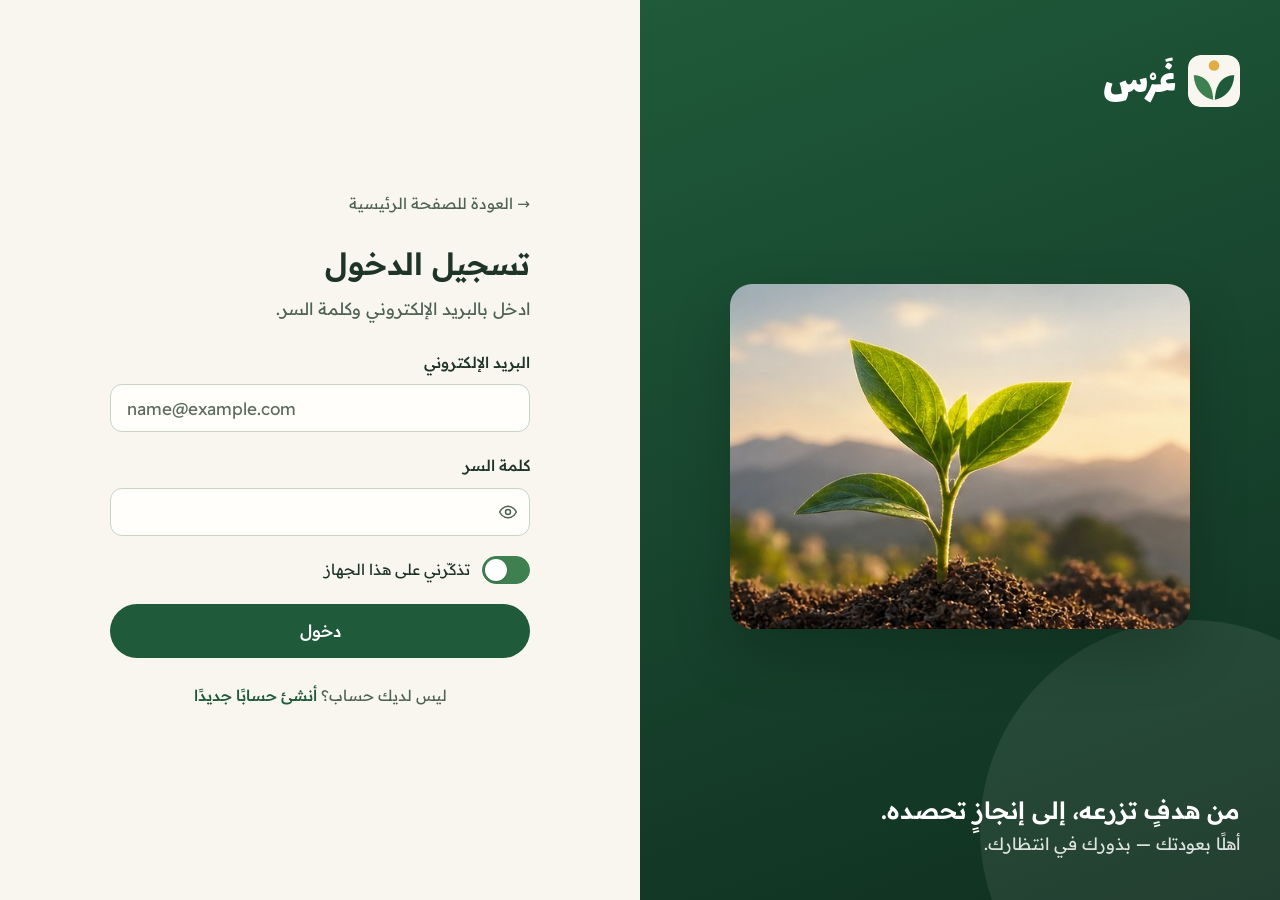
<file: pages/stats.html>
<!doctype html>
<html lang="ar" dir="rtl">
<head>
  <meta charset="utf-8">
  <meta name="viewport" content="width=device-width, initial-scale=1">
  <title>الإحصائيات — غَرْس</title>
  <link rel="icon" href="../assets/images/favicon.svg" type="image/svg+xml">
  <link rel="preconnect" href="https://fonts.googleapis.com">
  <link rel="preconnect" href="https://fonts.gstatic.com" crossorigin>
  <link rel="stylesheet" href="https://fonts.googleapis.com/css2?family=Lalezar&family=Readex+Pro:wght@300;400;500;600;700&display=swap">
  <link rel="stylesheet" href="../css/main.css">
  <link rel="stylesheet" href="../css/pages/stats.css">
  <script src="../js/core/theme.js"></script>
</head>
<body>
  <main class="page" id="page">
    <div class="page-head">
      <div>
        <h1 class="page-head__title">الإحصائيات</h1>
        <p class="page-head__desc">تُحسب النسب من المهام التي ضغطتَ عليها "تم الإنجاز" فقط — وليس من إيقاف المنبّهات.</p>
      </div>
      <div class="segmented" id="range" role="group" aria-label="الفترة">
        <button data-range="week">الأسبوع</button>
        <button data-range="month" class="is-active">الشهر</button>
        <button data-range="year">السنة</button>
      </div>
    </div>

    <section class="grid-4" id="kpis" aria-label="أرقام رئيسية"></section>

    <section class="card mt-6">
      <div class="card__head">
        <div>
          <h2 class="card__title" id="chart-title">التقدم</h2>
          <p class="card__subtitle" id="chart-sub"></p>
        </div>
        <button class="btn btn--ghost btn--sm" data-table-toggle aria-pressed="false">عرض كجدول</button>
      </div>
      <div id="main-chart"></div>
      <div id="main-table" hidden></div>
    </section>

    <div class="grid-2 mt-6">
      <section class="card">
        <div class="card__head"><h2 class="card__title"><span class="tile tile--sm tile--sky" data-icon="tag"></span>حسب التصنيف</h2><span class="card__subtitle" id="cat-sub"></span></div>
        <div id="by-category"></div>
      </section>
      <section class="card">
        <div class="card__head"><h2 class="card__title"><span class="tile tile--sm tile--gold" data-icon="trophy"></span>الأفضل</h2></div>
        <div class="best-list" id="best"></div>
      </section>
    </div>

    <div class="grid-2 mt-6">
      <section class="card">
        <div class="card__head"><h2 class="card__title"><span class="tile tile--sm tile--sky" data-icon="calendar"></span>تطور الأداء عبر السنوات</h2></div>
        <div id="years-chart"></div>
      </section>
      <section class="card">
        <div class="card__head"><h2 class="card__title"><span class="tile tile--sm tile--sage" data-icon="scale"></span>تطور الوزن</h2><a class="link-btn" href="health.html">سجل الوزن</a></div>
        <div id="weight-chart"></div>
      </section>
    </div>
  </main>

  <script src="../js/loader.js" data-page="stats"></script>
</body>
</html>
</file>
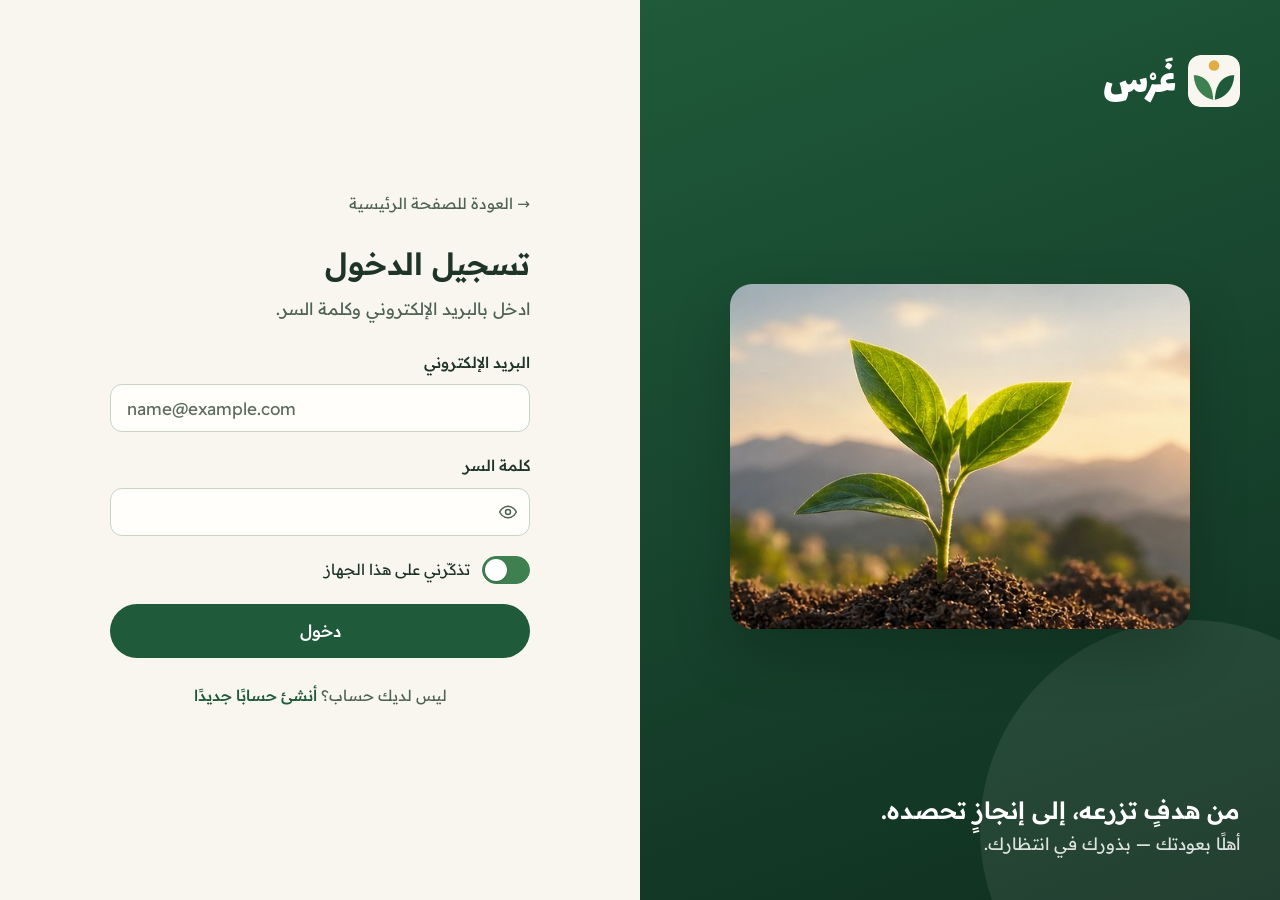
<file: pages/tasks.html>
<!doctype html>
<html lang="ar" dir="rtl">
<head>
  <meta charset="utf-8">
  <meta name="viewport" content="width=device-width, initial-scale=1">
  <title>كل المهام — غَرْس</title>
  <link rel="icon" href="../assets/images/favicon.svg" type="image/svg+xml">
  <link rel="preconnect" href="https://fonts.googleapis.com">
  <link rel="preconnect" href="https://fonts.gstatic.com" crossorigin>
  <link rel="stylesheet" href="https://fonts.googleapis.com/css2?family=Lalezar&family=Readex+Pro:wght@300;400;500;600;700&display=swap">
  <link rel="stylesheet" href="../css/main.css">
  <link rel="stylesheet" href="../css/pages/tasks.css">
  <script src="../js/core/theme.js"></script>
</head>
<body>
  <main class="page" id="page">
    <div class="page-head">
      <div>
        <h1 class="page-head__title">كل المهام</h1>
        <p class="page-head__desc">ابحث وصفِّ حسب الاسم والتاريخ والتصنيف والأولوية والحالة والفترة.</p>
      </div>
    </div>

    <div class="tabs" role="tablist">
      <button role="tab" class="is-active" data-tab="occ" aria-selected="true">جدول المهام</button>
      <button role="tab" data-tab="defs" aria-selected="false">إدارة المهام</button>
    </div>

    <section class="filters card card--tight" aria-label="البحث والتصفية">
      <div class="search-box" id="search-box">
        <input class="input" type="search" id="q" placeholder="ابحث باسم المهمة أو وصفها…" aria-label="بحث">
      </div>
      <div class="filters__row">
        <div class="segmented" id="range" role="group" aria-label="المدى الزمني">
          <button data-range="day">يوم</button>
          <button data-range="week" class="is-active">أسبوع</button>
          <button data-range="month">شهر</button>
          <button data-range="year">سنة</button>
        </div>
        <input class="input filters__date" type="date" id="anchor" aria-label="التاريخ">
        <select class="select" id="f-cat" aria-label="التصنيف"></select>
        <select class="select" id="f-priority" aria-label="الأولوية"></select>
        <select class="select" id="f-status" aria-label="الحالة"></select>
        <select class="select" id="f-period" aria-label="نوع المهمة"></select>
      </div>
    </section>

    <p class="results-count" id="count" aria-live="polite"></p>
    <div id="results"></div>
  </main>

  <script src="../js/loader.js" data-page="tasks"></script>
</body>
</html>
</file>
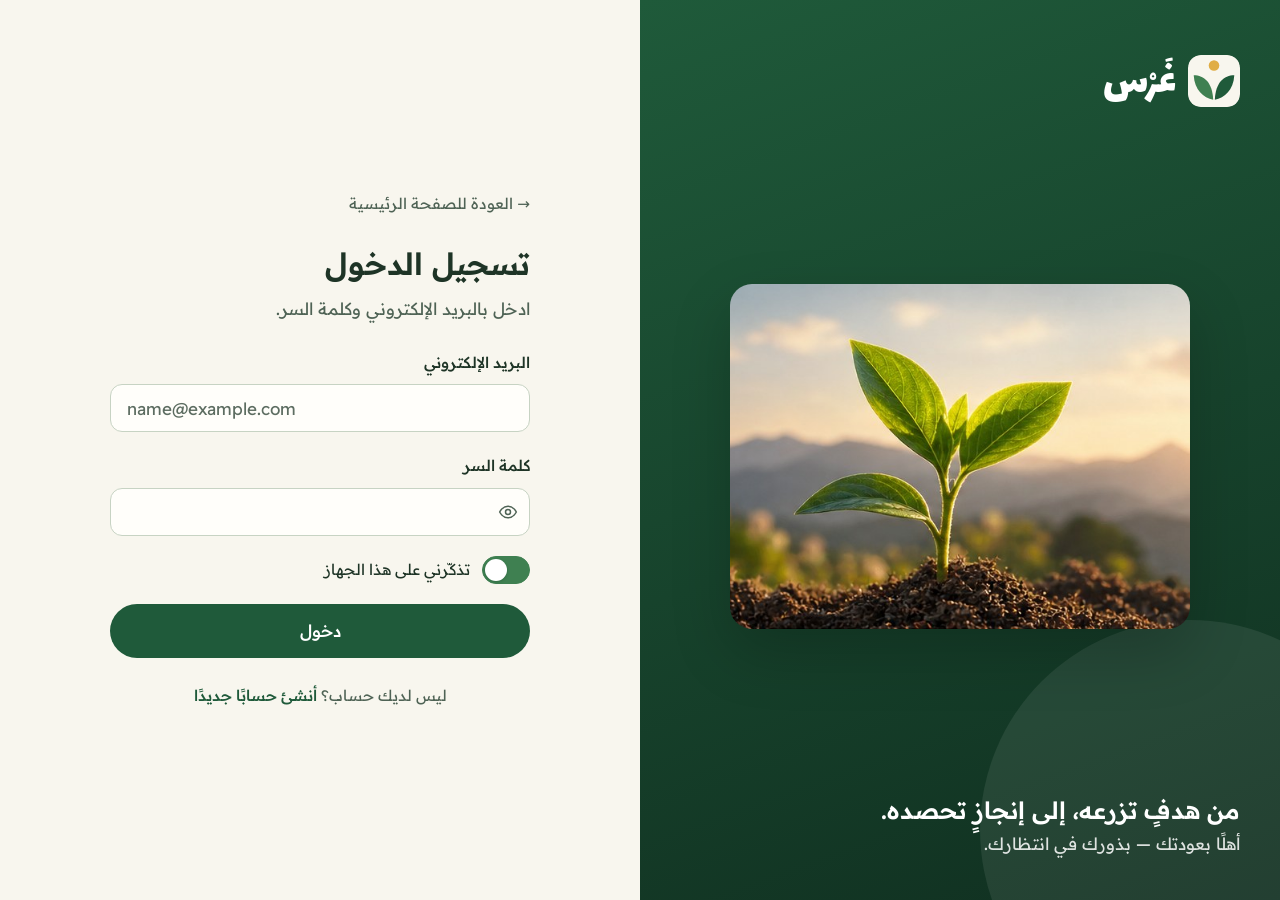
<file: pages/today.html>
<!doctype html>
<html lang="ar" dir="rtl">
<head>
  <meta charset="utf-8">
  <meta name="viewport" content="width=device-width, initial-scale=1">
  <title>اليوم — غَرْس</title>
  <link rel="icon" href="../assets/images/favicon.svg" type="image/svg+xml">
  <link rel="preconnect" href="https://fonts.googleapis.com">
  <link rel="preconnect" href="https://fonts.gstatic.com" crossorigin>
  <link rel="stylesheet" href="https://fonts.googleapis.com/css2?family=Lalezar&family=Readex+Pro:wght@300;400;500;600;700&display=swap">
  <link rel="stylesheet" href="../css/main.css">
  <link rel="stylesheet" href="../css/pages/today.css">
  <script src="../js/core/theme.js"></script>
</head>
<body>
  <main class="page" id="page">
    <div class="page-head">
      <div>
        <h1 class="page-head__title" id="day-title">اليوم</h1>
        <p class="page-head__desc" id="day-hijri"></p>
      </div>
      <div class="day-nav">
        <button class="icon-btn" data-nav="-1" aria-label="اليوم السابق"></button>
        <button class="btn btn--ghost btn--sm" data-nav="0">اليوم</button>
        <input class="input day-nav__date" type="date" id="day-picker" aria-label="اختيار تاريخ">
        <button class="icon-btn" data-nav="1" aria-label="اليوم التالي"></button>
      </div>
    </div>

    <section class="card day-summary" id="summary" aria-label="ملخص اليوم"></section>

    <div class="toolbar">
      <div class="segmented" id="status-filter" role="group" aria-label="تصفية حسب الحالة">
        <button data-filter="all" class="is-active">الكل</button>
        <button data-filter="open">المتبقية</button>
        <button data-filter="done">المكتملة</button>
        <button data-filter="late">المتأخرة</button>
      </div>
      <div class="toolbar__spacer"></div>
      <select class="select cat-filter" id="cat-filter" aria-label="تصفية حسب التصنيف"></select>
    </div>

    <div id="groups"></div>
  </main>

  <script src="../js/loader.js" data-page="today"></script>
</body>
</html>
</file>
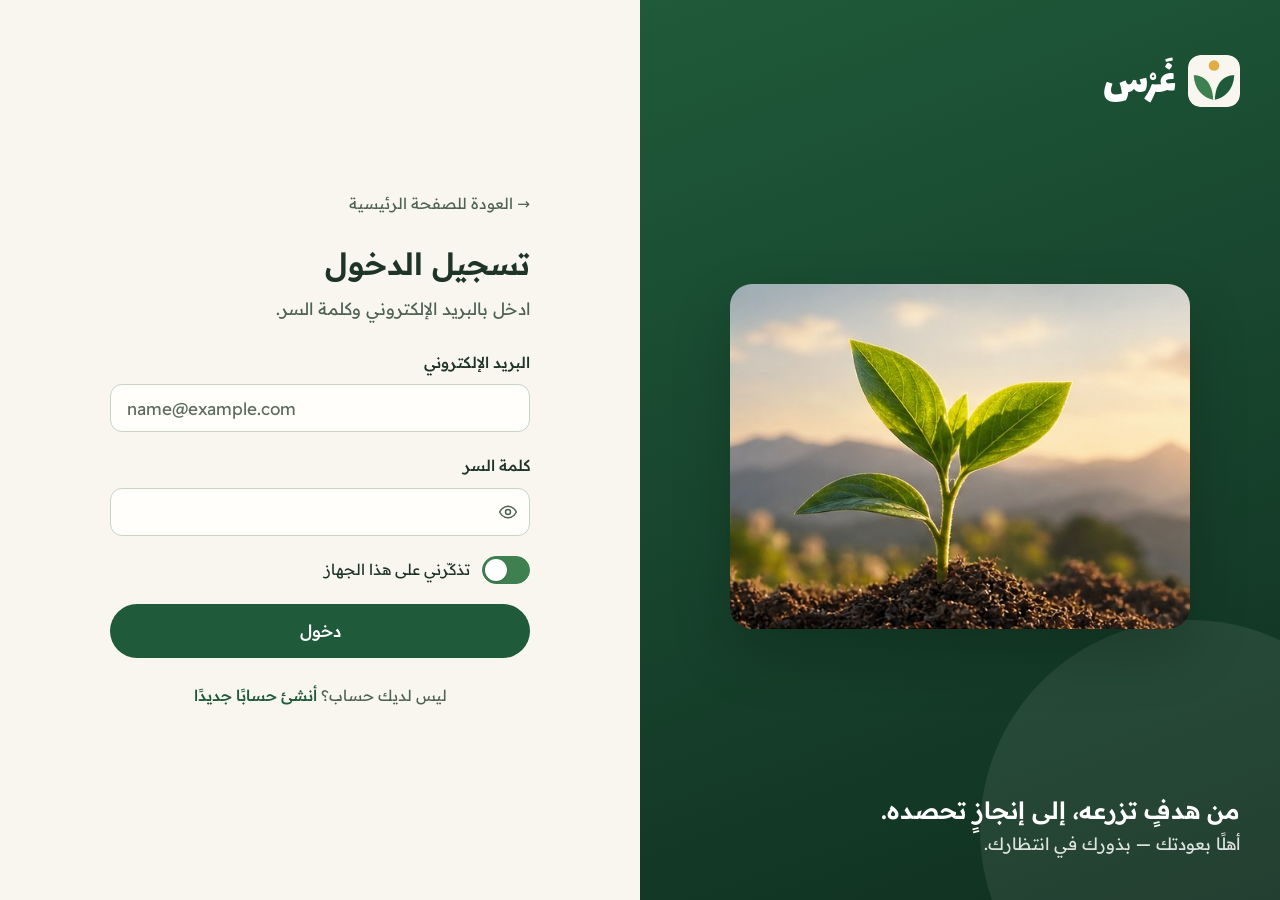
<file: pages/worship.html>
<!doctype html>
<html lang="ar" dir="rtl">
<head>
  <meta charset="utf-8">
  <meta name="viewport" content="width=device-width, initial-scale=1">
  <title>العبادة — غَرْس</title>
  <link rel="icon" href="../assets/images/favicon.svg" type="image/svg+xml">
  <link rel="preconnect" href="https://fonts.googleapis.com">
  <link rel="preconnect" href="https://fonts.gstatic.com" crossorigin>
  <link rel="stylesheet" href="https://fonts.googleapis.com/css2?family=Lalezar&family=Readex+Pro:wght@300;400;500;600;700&display=swap">
  <link rel="stylesheet" href="../css/main.css">
  <link rel="stylesheet" href="../css/pages/worship.css">
  <script src="../js/core/theme.js"></script>
</head>
<body>
  <main class="page" id="page">
    <div class="page-head">
      <div>
        <h1 class="page-head__title">العبادة</h1>
        <p class="page-head__desc">الصلاة والصيام والقرآن قراءةً وحفظًا ومراجعة — وأي عبادة تحددها بنفسك.</p>
      </div>
      <button class="btn" data-custom>+ عبادة مخصصة</button>
    </div>

    <section class="grid-3" id="progress" aria-label="تقدم العبادات"></section>

    <div class="grid-main-side mt-6">
      <section class="card">
        <div class="card__head">
          <h2 class="card__title"><span class="tile tile--sm tile--leaf" data-icon="crescent"></span>عبادات اليوم</h2>
          <span class="card__subtitle" id="today-date"></span>
        </div>
        <div id="today-list"></div>
      </section>

      <section class="card period-card" id="period-card" hidden>
        <div class="card__head">
          <h2 class="card__title"><span class="tile tile--sm tile--rose" data-icon="flower"></span>وضع فترة الحيض</h2>
        </div>
        <div id="period"></div>
      </section>
    </div>

    <section class="card mt-6">
      <div class="card__head">
        <div>
          <h2 class="card__title"><span class="tile tile--sm tile--gold" data-icon="zap"></span>إضافة سريعة</h2>
          <p class="card__subtitle">قوالب جاهزة — يمكنك تعديلها بعد الإضافة</p>
        </div>
      </div>
      <div id="presets"></div>
    </section>
  </main>

  <script src="../js/loader.js" data-page="worship"></script>
</body>
</html>
</file>
<file: css/main.css>
/* ==========================================================================
   main.css — ملف الفهرس: يستورد كل الأنماط المشتركة بترتيب ثابت.
   كل صفحة تربط هذا الملف + ملف الصفحة الخاص بها من css/pages/.
   لإضافة مكوّن جديد: أنشئ ملفه في components/ ثم أضف سطر @import هنا.
   ========================================================================== */

/* الأساس */
@import url("base/variables.css");
@import url("base/reset.css");
@import url("base/typography.css");

/* المكوّنات */
@import url("components/buttons.css");
@import url("components/forms.css");
@import url("components/cards.css");
@import url("components/badges.css");
@import url("components/progress.css");
@import url("components/task-item.css");
@import url("components/modal.css");
@import url("components/alarm.css");
@import url("components/toast.css");
@import url("components/charts.css");
@import url("components/tabs.css");
@import url("components/empty-state.css");
@import url("components/presets.css");

/* الهيكل */
@import url("layout/app-shell.css");
@import url("layout/grid.css");
</file>
<file: css/pages/landing.css>
/* ==========================================================================
   landing.css — الصفحة التعريفية (index.html)
   بستان عند الشروق: صورة النبتة + الاسم، المميزات مع معاينة الهاتف،
   سلّم النمو، قاعدة المنبّه، الفلسفة، التذييل الأخضر العميق.
   ========================================================================== */

.container {
  width: min(1200px, 100% - 48px);
  margin-inline: auto;
}

.skip-link {
  position: absolute;
  top: -100px;
  inset-inline-start: 16px;
  z-index: 999;
  padding: 10px 16px;
  background: var(--surface);
  border-radius: var(--r-sm);
}
.skip-link:focus { top: 12px; }

/* ---------- الترويسة ---------- */
.site-header {
  position: sticky;
  top: 0;
  z-index: 50;
  background: color-mix(in srgb, var(--bg) 90%, transparent);
  backdrop-filter: blur(14px);
  border-bottom: 1px solid var(--border);
}
.site-header__inner {
  display: flex;
  align-items: center;
  gap: var(--sp-8);
  min-height: 80px;
}
.site-brand { display: flex; align-items: center; gap: 10px; color: var(--forest); }
[data-theme="dark"] .site-brand { color: var(--text); }
.site-brand__name { font-family: var(--font-brand); font-size: 2.2rem; line-height: 1; padding-top: 8px; }

.site-nav { display: flex; gap: var(--sp-8); }
.site-nav a {
  position: relative;
  padding: 26px 0;
  font-size: var(--fs-sm);
  color: var(--text-2);
  transition: color var(--dur);
}
.site-nav a:hover { color: var(--text); }
.site-nav a.is-active { color: var(--forest); font-weight: 500; }
[data-theme="dark"] .site-nav a.is-active { color: var(--accent-ink); }
.site-nav a.is-active::after {
  content: "";
  position: absolute;
  inset-inline: 0;
  bottom: 18px;
  height: 2px;
  border-radius: 2px;
  background: var(--leaf);
}
.site-header__actions { margin-inline-start: auto; display: flex; align-items: center; gap: var(--sp-2); }
.site-header__menu { display: none; }

/* ---------- الواجهة ---------- */
.hero {
  position: relative;
  min-height: min(84vh, 680px);
  display: flex;
  align-items: center;
  overflow: hidden;
  background: linear-gradient(180deg, #f6efdf 0%, var(--bg) 100%);
}
[data-theme="dark"] .hero { background: linear-gradient(180deg, #13241a 0%, var(--bg) 100%); }

.hero__photo {
  position: absolute;
  inset-block: 0;
  left: 0;
  width: 64%;
  background: url("../../assets/images/hero-seedling.jpg") 42% 60% / cover no-repeat;
  -webkit-mask-image: linear-gradient(to right, #000 55%, transparent 100%);
  mask-image: linear-gradient(to right, #000 55%, transparent 100%);
}

.hero__inner { position: relative; display: flex; justify-content: flex-start; }
.hero__copy {
  width: min(540px, 46%);
  padding: var(--sp-16) 0;
  display: grid;
  justify-items: center;
  text-align: center;
  gap: var(--sp-5);
}
.hero__lockup { display: grid; justify-items: center; gap: 0; animation: grow 1s var(--ease) both; }
.hero__mark { width: clamp(78px, 8vw, 108px); height: auto; filter: drop-shadow(0 12px 20px rgba(31, 90, 58, .22)); }
.hero__name {
  font-family: var(--font-brand);
  font-size: clamp(4rem, 9vw, 7.2rem);
  line-height: 1.05;
  color: var(--forest);
  margin-top: -6px;
}
[data-theme="dark"] .hero__name { color: #d9ecd9; }
.hero__title {
  font-size: clamp(1.5rem, 2.6vw, 2.15rem);
  font-weight: 600;
  color: var(--forest-deep);
  line-height: 1.5;
}
[data-theme="dark"] .hero__title { color: var(--text); }
.hero__desc { font-size: var(--fs-lg); color: var(--text-2); line-height: 1.95; max-width: 46ch; }
.hero__actions { display: flex; flex-wrap: wrap; justify-content: center; gap: var(--sp-3); margin-top: var(--sp-2); }

@keyframes grow { from { opacity: 0; transform: translateY(16px) scale(.96); } to { opacity: 1; transform: none; } }

/* ---------- عناوين الأقسام ---------- */
.section-head {
  max-width: 760px;
  margin: 0 auto var(--sp-12);
  text-align: center;
  display: grid;
  justify-items: center;
  gap: var(--sp-4);
}
.section-head h2 {
  font-size: clamp(1.75rem, 3.4vw, 2.55rem);
  font-weight: 700;
  color: var(--forest-deep);
  line-height: 1.45;
}
[data-theme="dark"] .section-head h2 { color: var(--text); }
.section-head h2 .brand-word { font-size: 1.2em; color: var(--forest); }
[data-theme="dark"] .section-head h2 .brand-word { color: var(--accent-ink); }
.section-head p { font-size: var(--fs-lg); color: var(--text-2); line-height: 1.95; }

.sprout-rule { display: inline-flex; align-items: center; gap: 10px; }
.sprout-rule span { width: 44px; height: 1.5px; background: var(--leaf); border-radius: 2px; opacity: .6; }

/* ---------- ماذا يقدم لك غرس ---------- */
.offer { padding: var(--sp-20) 0; }
.offer__layout {
  display: grid;
  grid-template-columns: minmax(0, 1.55fr) minmax(300px, 1fr);
  gap: var(--sp-12);
  align-items: center;
}

.feature-list {
  display: grid;
  grid-template-columns: repeat(4, minmax(0, 1fr));
  gap: var(--sp-10) var(--sp-6);
  list-style: none;
  padding: 0;
  margin: 0;
}
.feature { display: grid; justify-items: center; text-align: center; gap: var(--sp-2); }
.feature .tile { margin-bottom: var(--sp-2); transition: transform 300ms var(--ease); }
.feature:hover .tile { transform: translateY(-4px) rotate(-4deg); }
.feature h3 { font-size: var(--fs-md); font-weight: 600; color: var(--forest-deep); }
[data-theme="dark"] .feature h3 { color: var(--text); }
.feature p { font-size: var(--fs-sm); color: var(--text-2); line-height: 1.75; }

/* الهاتف */
.phone-stage {
  position: relative;
  margin: 0;
  display: grid;
  justify-items: center;
  padding: var(--sp-8) 0;
}
.phone-stage::before {
  content: "";
  position: absolute;
  inset: 8% 0;
  border-radius: 46% 54% 50% 50% / 52% 46% 54% 48%;
  background: var(--sage);
  z-index: -1;
}
.phone-stage__note { margin-top: var(--sp-3); font-size: var(--fs-xs); color: var(--text-3); }

.phone {
  width: 300px;
  padding: 10px;
  border-radius: 44px;
  background: #1a2e22;
  box-shadow: 0 30px 60px -24px rgba(0, 0, 0, .45);
  transform: rotate(-2.5deg);
}
.phone__screen {
  border-radius: 35px;
  overflow: hidden;
  background: #fbfaf4;
  color: #1e3426;
  padding: 10px 16px 0;
  display: grid;
  gap: 12px;
  font-size: 13px;
  line-height: 1.6;
}
.phone__status { display: flex; justify-content: space-between; align-items: center; font-size: 11px; font-weight: 600; padding: 0 6px; }
.phone__notch { width: 86px; height: 22px; border-radius: 14px; background: #1a2e22; }
.phone__top { display: flex; justify-content: space-between; align-items: flex-start; gap: 8px; }
.phone__top strong { display: block; font-size: 16px; font-weight: 600; }
.phone__top small { display: block; color: #5d6d61; font-size: 11px; }
.phone__progress {
  display: grid;
  grid-template-columns: auto 1fr;
  gap: 12px;
  align-items: center;
  padding: 12px;
  border-radius: 18px;
  background: #eef3ea;
}
.phone__progress p { font-size: 12px; color: #4f6355; line-height: 1.7; }
.phone__ring { position: relative; width: 82px; height: 82px; }
.phone__ring svg { transform: rotate(-90deg); width: 82px; height: 82px; }
.phone__ring circle { fill: none; stroke-width: 7; }
.phone__ring-track { stroke: #d7e3d3; }
.phone__ring-bar { stroke: #3f8051; stroke-linecap: round; stroke-dasharray: 207.3; stroke-dashoffset: 41.5; }
.phone__ring > span { position: absolute; inset: 0; display: grid; place-content: center; text-align: center; line-height: 1.2; }
.phone__ring b { font-size: 18px; color: #1f5a3a; }
.phone__ring small { font-size: 9px; color: #5d6d61; }
.phone__label { font-weight: 600; font-size: 13px; }
.phone__tasks { display: grid; gap: 8px; list-style: none; padding: 0; margin: 0; }
.phone__tasks li {
  display: grid;
  grid-template-columns: auto 1fr auto;
  gap: 10px;
  align-items: center;
  padding: 8px 10px;
  border-radius: 14px;
  background: #fff;
  border: 1px solid #e6ebe1;
}
.phone__tasks b { display: block; font-size: 12.5px; font-weight: 500; }
.phone__tasks small { display: block; font-size: 10.5px; color: #5d6d61; }
.phone .tile--sky { background: #e4f1f7; color: #2c6888; }
.phone .tile--rose { background: #f9e7ed; color: #a34f67; }
.phone .tile--leaf { background: #e5f0e3; color: #28623f; }
.phone__check { width: 22px; height: 22px; border-radius: 7px; border: 1.5px solid #c7d3c3; display: grid; place-items: center; color: transparent; }
.phone__check .icon { width: 14px; height: 14px; }
.phone__check.is-done { background: #3f8051; border-color: #3f8051; color: #fff; }
.phone__nav {
  display: flex;
  justify-content: space-between;
  margin: 2px -16px 0;
  padding: 8px 14px 14px;
  border-top: 1px solid #e6ebe1;
  background: #fff;
  font-size: 9.5px;
  color: #64746a;
}
.phone__nav span { display: grid; justify-items: center; gap: 2px; }
.phone__nav .icon { width: 18px; height: 18px; }
.phone__nav .is-active { color: #1f5a3a; font-weight: 600; }

/* ---------- سلّم النمو ---------- */
.how { padding: var(--sp-20) 0; background: var(--surface-2); }
.growth {
  position: relative;
  display: grid;
  grid-template-columns: repeat(4, 1fr);
  align-items: end;
  gap: var(--sp-6);
  list-style: none;
  padding: 0;
  margin: 0 0 var(--sp-16);
}
.growth::before {
  content: "";
  position: absolute;
  inset-inline: 12%;
  bottom: 118px;
  border-top: 2px dashed var(--border-strong);
}
.growth__step { position: relative; display: grid; justify-items: center; text-align: center; gap: var(--sp-2); }
.growth__seed {
  display: grid;
  place-items: center;
  border-radius: 50%;
  background: var(--surface);
  border: 1.5px solid var(--border-strong);
  margin-bottom: var(--sp-3);
  background-image: url("../../assets/images/logo-mark.svg");
  background-repeat: no-repeat;
  background-position: center 58%;
}
.growth__step--1 .growth__seed { width: 64px; height: 64px; background-size: 26px; }
.growth__step--2 .growth__seed { width: 84px; height: 84px; background-size: 38px; }
.growth__step--3 .growth__seed { width: 108px; height: 108px; background-size: 52px; }
.growth__step--4 .growth__seed { width: 136px; height: 136px; background-size: 70px; border-color: var(--gold); box-shadow: 0 0 0 8px var(--gold-soft); }
.growth__level { font-size: var(--fs-sm); color: var(--leaf); font-weight: 600; }
[data-theme="dark"] .growth__level { color: var(--accent-ink); }
.growth__step strong { font-size: var(--fs-md); font-weight: 500; min-height: 3.6em; }

.journey {
  display: grid;
  grid-template-columns: repeat(3, 1fr);
  gap: var(--sp-6);
  list-style: none;
  padding: 0;
  margin: 0;
}
.journey li { display: flex; gap: var(--sp-4); align-items: flex-start; }
.journey__n {
  display: grid;
  place-items: center;
  flex: 0 0 48px;
  height: 48px;
  border-radius: 15px;
  background: var(--forest);
  color: #fff;
  font-weight: 600;
  font-size: var(--fs-lg);
}
.journey h3 { font-size: var(--fs-lg); margin-bottom: 4px; }
.journey p { color: var(--text-2); font-size: var(--fs-sm); line-height: 1.8; }

/* ---------- قاعدة المنبّه ---------- */
.rule { padding: var(--sp-20) 0; }
.rule__inner { display: grid; grid-template-columns: 1fr 1.15fr; gap: var(--sp-16); align-items: center; }
.rule__text { display: grid; gap: var(--sp-5); }
.rule__text h2 { font-size: clamp(1.7rem, 3vw, 2.4rem); font-weight: 700; color: var(--forest-deep); }
[data-theme="dark"] .rule__text h2 { color: var(--text); }
.rule__text p { font-size: var(--fs-lg); color: var(--text-2); line-height: 1.95; }

.rule-table { width: 100%; border: 1px solid var(--border); border-radius: var(--r-xl); border-collapse: separate; border-spacing: 0; overflow: hidden; background: var(--surface); }
.rule-table th, .rule-table td { padding: 14px 20px; text-align: start; border-bottom: 1px solid var(--border); }
.rule-table th { background: var(--surface-2); font-weight: 500; font-size: var(--fs-sm); color: var(--text-2); }
.rule-table tr:last-child td { border-bottom: 0; }
.rule-table tr.is-done td { background: var(--success-soft); font-weight: 600; }

.rule__mock {
  display: grid;
  place-items: center;
  padding: var(--sp-10);
  border-radius: 24px;
  background: var(--forest-deep);
  background-image: linear-gradient(160deg, #1f5a3a 0%, #102f20 100%);
}
.mock-alarm {
  width: min(340px, 100%);
  display: grid;
  justify-items: center;
  gap: 8px;
  padding: var(--sp-8) var(--sp-6) var(--sp-6);
  border-radius: 22px;
  background: #fbfaf4;
  color: #1e3426;
  text-align: center;
  box-shadow: 0 24px 50px -20px rgba(0, 0, 0, .55);
}
.mock-alarm__sun {
  width: 72px;
  height: 72px;
  border-radius: 50%;
  display: grid;
  place-items: center;
  background: #fbf0d2;
  color: #8a6513;
  border: 10px solid #fdf7e6;
  margin-bottom: 6px;
}
.mock-alarm__sun .icon { width: 32px; height: 32px; }
.mock-alarm__time { font-size: 2rem; font-weight: 600; line-height: 1.2; }
.mock-alarm small { color: #5d6d61; }
.mock-alarm__btns { display: grid; grid-template-columns: 1fr 1fr; gap: 8px; width: 100%; margin-top: 10px; font-size: var(--fs-sm); }
.mock-alarm__btns span { padding: 10px; border-radius: var(--r-pill); border: 1px solid #c7d3c3; }
.mock-alarm__btns .mock-alarm__done { grid-column: 1 / -1; background: #3f8051; border-color: #3f8051; color: #fff; font-weight: 500; }

/* ---------- الفلسفة ---------- */
.philosophy { padding: var(--sp-20) 0; background: var(--forest-deep); color: #eef4ec; }
.philosophy__inner { display: grid; grid-template-columns: 0.9fr 1.1fr; gap: var(--sp-16); align-items: center; }
.philosophy__photo {
  aspect-ratio: 4 / 3.2;
  border-radius: 46% 54% 42% 58% / 50% 44% 56% 50%;
  background: url("../../assets/images/hero-seedling.jpg") 44% 50% / cover no-repeat;
  box-shadow: 0 30px 60px -30px rgba(0, 0, 0, .6);
}
.philosophy__text { display: grid; gap: var(--sp-5); justify-items: start; }
.philosophy__quote { font-size: clamp(1.5rem, 2.8vw, 2.2rem); font-weight: 600; line-height: 1.7; color: #fff; }
.philosophy__quote::before { content: "”"; display: block; font-size: 3.5rem; line-height: .6; color: var(--gold); margin-bottom: var(--sp-3); }
.philosophy__text p:not(.philosophy__quote) { color: #c4d6c8; font-size: var(--fs-lg); line-height: 1.95; max-width: 52ch; }
.philosophy__btn { background: #f8f6ee; color: #143a28; }
.philosophy__btn:hover { background: #fff; color: #143a28; }

/* ---------- التذييل ---------- */
.site-footer { background: #0f2a1c; color: #e6efe4; }
.site-footer__main { display: grid; grid-template-columns: 1.5fr 1fr 1fr; gap: var(--sp-12); padding: var(--sp-16) 0 var(--sp-10); }
.site-brand--footer { color: #fff; }
.site-footer__brand p { color: #a9c2b0; margin-top: var(--sp-3); }
.site-footer__links { display: grid; align-content: start; gap: 10px; }
.site-footer__links strong { font-weight: 600; margin-bottom: 4px; }
.site-footer__links a { color: #a9c2b0; font-size: var(--fs-sm); }
.site-footer__links a:hover { color: #fff; }
.site-footer__bottom { display: flex; justify-content: space-between; gap: var(--sp-4); padding: var(--sp-5) 0 var(--sp-6); border-top: 1px solid rgba(255, 255, 255, .12); color: #8fa596; font-size: var(--fs-xs); }

/* ظهور تدريجي عند التمرير — المحتوى ظاهر افتراضيًا */
.js-reveal .reveal { opacity: 0; transform: translateY(18px); transition: opacity 700ms var(--ease), transform 700ms var(--ease); }
.js-reveal .reveal.is-visible { opacity: 1; transform: none; }

/* ---------- الاستجابة ---------- */
@media (max-width: 1100px) {
  .site-nav { gap: var(--sp-5); }
  .offer__layout { grid-template-columns: 1fr; }
  .feature-list { grid-template-columns: repeat(4, minmax(0, 1fr)); }
  .rule__inner, .philosophy__inner { grid-template-columns: 1fr; gap: var(--sp-10); }
  .philosophy__photo { max-width: 520px; width: 100%; justify-self: center; }
}

@media (max-width: 900px) {
  .site-nav {
    position: absolute;
    top: 80px;
    inset-inline: 0;
    display: none;
    flex-direction: column;
    gap: 0;
    padding: var(--sp-2) var(--sp-6) var(--sp-5);
    background: var(--bg);
    border-bottom: 1px solid var(--border);
    box-shadow: var(--shadow);
  }
  .site-nav.is-open { display: flex; }
  .site-nav a { padding: 12px 0; font-size: var(--fs-md); }
  .site-nav a.is-active::after { bottom: 6px; inset-inline-end: auto; width: 28px; }
  .site-header__menu { display: inline-grid; }
  .site-header__login { display: none; }

  .hero { min-height: 0; flex-direction: column; align-items: stretch; }
  .hero__photo {
    position: relative;
    width: 100%;
    height: 300px;
    -webkit-mask-image: linear-gradient(to bottom, #000 60%, transparent 100%);
    mask-image: linear-gradient(to bottom, #000 60%, transparent 100%);
  }
  .hero__inner { justify-content: center; }
  .hero__copy { width: 100%; padding: 0 0 var(--sp-12); margin-top: -70px; }
  .feature-list { grid-template-columns: repeat(2, minmax(0, 1fr)); gap: var(--sp-8) var(--sp-4); }
  .growth { grid-template-columns: repeat(2, 1fr); row-gap: var(--sp-10); }
  .growth::before { display: none; }
  .journey { grid-template-columns: 1fr; }
  .site-footer__main { grid-template-columns: 1fr 1fr; }
  .site-footer__brand { grid-column: 1 / -1; }
}

@media (max-width: 520px) {
  .container { width: calc(100% - 32px); }
  .site-header__inner { gap: var(--sp-3); }
  .hero__photo { height: 240px; }
  .hero__desc { font-size: var(--fs-md); }
  .hero__actions .btn { width: 100%; }
  .offer, .how, .rule, .philosophy { padding: var(--sp-16) 0; }
  .phone { width: min(300px, 100%); }
  .rule__mock { padding: var(--sp-6); }
  .growth__step strong { min-height: 0; }
  .site-footer__bottom { flex-direction: column; gap: 4px; }
}
.site-brand__tile { border-radius: 12px; }
</file>
<file: css/pages/admin.css>
/* ==========================================================================
   admin.css — لوحة الإدارة
   ========================================================================== */

.admin-banner {
  display: flex;
  gap: var(--sp-3);
  align-items: center;
  padding: var(--sp-3) var(--sp-4);
  border-radius: var(--r-lg);
  background: var(--info-soft);
  color: var(--info);
  font-size: var(--fs-sm);
  font-weight: 600;
  margin-bottom: var(--sp-6);
}

.user-cell { display: flex; align-items: center; gap: var(--sp-3); }
.user-cell .avatar { width: 34px; height: 34px; font-size: var(--fs-sm); }
.user-cell small { display: block; color: var(--text-3); direction: ltr; text-align: end; }

.status-dot { display: inline-flex; align-items: center; gap: 6px; font-size: var(--fs-xs); font-weight: 600; }
.status-dot::before { content: ""; width: 8px; height: 8px; border-radius: 50%; background: var(--success); }
.status-dot.is-off { color: var(--danger); }
.status-dot.is-off::before { background: var(--danger); }

.color-input { padding: 4px; height: 44px; cursor: pointer; }
.swatch-mini { display: inline-block; width: 14px; height: 14px; border-radius: 50%; vertical-align: middle; }
</file>
<file: css/pages/calendar.css>
/* ==========================================================================
   calendar.css — التقويم (أسبوع / شهر / سنة) + لوحة اليوم
   ========================================================================== */

.cal-nav { display: flex; align-items: center; gap: var(--sp-2); margin-bottom: var(--sp-4); }

.cal-layout {
  display: grid;
  grid-template-columns: minmax(0, 1.45fr) minmax(320px, 1fr);
  gap: var(--sp-5);
  align-items: start;
}
.cal-card { padding: var(--sp-4); }

/* شهر */
.month-grid {
  display: grid;
  grid-template-columns: repeat(7, minmax(0, 1fr));
  gap: 6px;
}
.month-grid__dow {
  text-align: center;
  font-size: var(--fs-xs);
  font-weight: 600;
  color: var(--text-3);
  padding-bottom: var(--sp-2);
}
.day-cell {
  position: relative;
  min-height: 84px;
  padding: 8px;
  border-radius: var(--r-md);
  border: 1px solid var(--border);
  background: var(--surface);
  display: grid;
  align-content: space-between;
  text-align: start;
  transition: border-color var(--dur), box-shadow var(--dur);
}
.day-cell:hover { border-color: var(--border-strong); }
.day-cell.is-out { opacity: .4; }
.day-cell.is-today { border-color: var(--accent); box-shadow: inset 0 0 0 1px var(--accent); }
.day-cell.is-selected { background: var(--accent-soft); border-color: var(--accent); }
.day-cell.is-rest { background: var(--sage); }
.day-cell__nums { display: flex; justify-content: space-between; align-items: baseline; gap: 4px; }
.day-cell__primary { font-weight: 600; font-variant-numeric: tabular-nums; }
.day-cell__secondary { font-size: 11px; color: var(--text-3); font-variant-numeric: tabular-nums; }
.day-cell__info { display: grid; gap: 4px; }
.day-cell__count { font-size: 11px; color: var(--text-3); }
.day-cell__bar { height: 4px; border-radius: var(--r-pill); background: var(--surface-3); overflow: hidden; }
.day-cell__bar span { display: block; height: 100%; background: var(--accent); border-radius: inherit; }

/* أسبوع */
.week-grid {
  display: grid;
  grid-template-columns: repeat(7, minmax(0, 1fr));
  gap: var(--sp-2);
}
.week-col {
  display: grid;
  align-content: start;
  gap: 6px;
  padding: var(--sp-2);
  border-radius: var(--r-md);
  border: 1px solid var(--border);
  min-height: 260px;
  background: var(--surface);
  text-align: start;
}
.week-col.is-today { border-color: var(--accent); }
.week-col.is-selected { background: var(--accent-soft); }
.week-col__head { display: grid; text-align: center; padding-bottom: 6px; border-bottom: 1px solid var(--border); margin-bottom: 4px; }
.week-col__head strong { font-size: var(--fs-sm); }
.week-col__head small { font-size: 11px; color: var(--text-3); }
.week-chip {
  font-size: 11px;
  padding: 4px 6px;
  border-radius: 6px;
  background: var(--surface-2);
  border-inline-start: 3px solid var(--c, var(--accent));
  overflow: hidden;
  text-overflow: ellipsis;
  white-space: nowrap;
}
.week-chip.is-done { text-decoration: line-through; color: var(--text-3); }
.week-chip.is-late { color: var(--danger); }

/* سنة: خريطة حرارية */
.year-grid {
  display: grid;
  grid-template-columns: repeat(auto-fill, minmax(190px, 1fr));
  gap: var(--sp-5);
}
.mini-month__title { font-weight: 600; font-size: var(--fs-sm); margin-bottom: 6px; display: flex; justify-content: space-between; }
.mini-month__title span { color: var(--text-3); font-weight: 500; }
.mini-month__grid { display: grid; grid-template-columns: repeat(7, 1fr); gap: 3px; }
.heat {
  aspect-ratio: 1;
  border-radius: 4px;
  background: var(--surface-3);
  border: 0;
}
.heat[data-level="1"] { background: color-mix(in srgb, var(--accent) 25%, var(--surface)); }
.heat[data-level="2"] { background: color-mix(in srgb, var(--accent) 50%, var(--surface)); }
.heat[data-level="3"] { background: color-mix(in srgb, var(--accent) 75%, var(--surface)); }
.heat[data-level="4"] { background: var(--accent); }
.heat.is-empty { background: transparent; }
.heat.is-today { outline: 2px solid var(--text); outline-offset: 1px; }
.heat-legend { display: flex; align-items: center; gap: 4px; font-size: var(--fs-xs); color: var(--text-3); margin-top: var(--sp-4); }
.heat-legend .heat { width: 14px; height: 14px; }

/* لوحة اليوم */
.day-panel { position: sticky; top: calc(var(--topbar-h) + 16px); display: grid; gap: var(--sp-4); }
.day-panel__title { font-size: var(--fs-lg); font-weight: 600; }
.day-panel__sub { font-size: var(--fs-xs); color: var(--text-3); }
.log { display: grid; gap: 6px; font-size: var(--fs-xs); color: var(--text-2); }
.log li { display: flex; justify-content: space-between; gap: var(--sp-2); list-style: none; padding: 6px 10px; background: var(--surface-2); border-radius: var(--r-sm); }
.log { padding: 0; margin: 0; }

@media (max-width: 1000px) {
  .cal-layout { grid-template-columns: 1fr; }
  .day-panel { position: static; }
}
@media (max-width: 640px) {
  .day-cell { min-height: 58px; padding: 5px; }
  .day-cell__count { display: none; }
  .month-grid { gap: 3px; }
  .week-grid { grid-template-columns: 1fr; }
  .week-col { min-height: 0; }
}

/* شمس "اليوم" الذهبية */
.day-cell.is-today { border-color: var(--gold); box-shadow: inset 0 0 0 1px var(--gold); }
.day-cell.is-today::after {
  content: "";
  position: absolute;
  top: 8px;
  inset-inline-end: 8px;
  width: 8px;
  height: 8px;
  border-radius: 50%;
  background: var(--gold);
}
.day-cell.is-today .day-cell__secondary { display: none; }
.heat.is-today { outline-color: var(--gold); }
.week-col.is-today { border-color: var(--gold); }
.day-cell__primary { font-size: var(--fs-md); }
.day-cell__secondary, .day-cell__count { font-size: 12px; }
.month-grid__dow { font-size: var(--fs-sm); font-weight: 500; }
.day-panel .task { padding: var(--sp-3) var(--sp-4); gap: var(--sp-3); }
.day-panel .task__name { white-space: normal; }
</file>
<file: css/pages/goals.css>
/* ==========================================================================
   goals.css — صفحة الأهداف والشجرة الهرمية
   ========================================================================== */

.goal-grid {
  display: grid;
  grid-template-columns: repeat(auto-fill, minmax(280px, 1fr));
  gap: var(--sp-4);
}

.goal-card {
  display: grid;
  gap: var(--sp-3);
  padding: var(--sp-5);
  background: var(--surface);
  border: 1px solid var(--border);
  border-radius: var(--r-xl);
  text-align: start;
  transition: transform var(--dur) var(--ease), box-shadow var(--dur) var(--ease), border-color var(--dur);
  position: relative;
  overflow: hidden;
}
.goal-card:hover { transform: translateY(-2px); box-shadow: var(--shadow); border-color: var(--border-strong); }
.goal-card::before {
  content: "";
  position: absolute;
  inset-inline: 0;
  top: 0;
  height: 4px;
  background: var(--c, var(--accent));
}
.goal-card__top { display: flex; justify-content: space-between; align-items: center; gap: var(--sp-2); }
.goal-card__name { font-size: var(--fs-lg); font-weight: 600; }
.goal-card__desc { font-size: var(--fs-sm); color: var(--text-2); display: -webkit-box; -webkit-line-clamp: 2; -webkit-box-orient: vertical; overflow: hidden; }
.goal-card__foot { display: flex; justify-content: space-between; font-size: var(--fs-xs); color: var(--text-3); }

/* التفاصيل */
.crumbs {
  display: flex;
  flex-wrap: wrap;
  align-items: center;
  gap: var(--sp-2);
  font-size: var(--fs-sm);
  color: var(--text-3);
  margin-bottom: var(--sp-4);
}
.crumbs a:hover { color: var(--accent); }

.goal-hero {
  display: grid;
  grid-template-columns: 1fr auto;
  gap: var(--sp-6);
  align-items: center;
  margin-bottom: var(--sp-6);
}
.goal-hero__title { font-size: var(--fs-2xl); margin: var(--sp-2) 0; }
.goal-hero__meta { display: flex; flex-wrap: wrap; gap: var(--sp-2) var(--sp-4); font-size: var(--fs-sm); color: var(--text-2); align-items: center; }
.goal-hero__actions { display: flex; flex-wrap: wrap; gap: var(--sp-2); margin-top: var(--sp-4); }

/* الشجرة */
.tree { display: grid; gap: var(--sp-3); }

.node {
  border: 1px solid var(--border);
  border-radius: var(--r-lg);
  background: var(--surface);
  overflow: hidden;
}
.node__head {
  display: grid;
  grid-template-columns: auto 1fr minmax(120px, 200px) auto;
  gap: var(--sp-3);
  align-items: center;
  padding: var(--sp-3) var(--sp-4);
}
.node__toggle { color: var(--text-3); }
.node__toggle svg { transition: transform var(--dur) var(--ease); }
.node.is-collapsed .node__toggle svg { transform: rotate(90deg); }
.node__title { font-weight: 600; display: flex; align-items: center; gap: var(--sp-2); flex-wrap: wrap; }
.node__title a:hover { color: var(--accent); }
.node__dates { font-size: var(--fs-xs); color: var(--text-3); font-weight: 500; }
.node__actions { display: flex; gap: 2px; }
.node__body {
  padding: 0 var(--sp-4) var(--sp-4);
  padding-inline-start: calc(var(--sp-4) + 28px);
  display: grid;
  gap: var(--sp-3);
  border-inline-start: 2px dashed var(--border);
  margin-inline-start: calc(var(--sp-4) + 14px);
}
.node.is-collapsed .node__body { display: none; }
.node .node { background: var(--surface-2); }
.node .node .node { background: var(--surface); }

.linked {
  display: grid;
  grid-template-columns: auto 1fr auto auto;
  gap: var(--sp-3);
  align-items: center;
  padding: var(--sp-2) var(--sp-3);
  border-radius: var(--r-md);
  background: var(--surface);
  border: 1px solid var(--border);
  font-size: var(--fs-sm);
}
.linked__dot { width: 8px; height: 8px; border-radius: 50%; background: var(--c, var(--accent)); }
.linked__name { font-weight: 600; }
.linked__meta { font-size: var(--fs-xs); color: var(--text-3); }
.linked__stat { font-size: var(--fs-xs); color: var(--text-2); font-variant-numeric: tabular-nums; }
.linked .task__check { width: 26px; height: 26px; }
.linked.is-done .task__check { background: var(--success); border-color: var(--success); color: #fff; }

.level-badge {
  font-size: 11px;
  font-weight: 600;
  padding: 1px 8px;
  border-radius: var(--r-pill);
  background: var(--accent-soft);
  color: var(--accent-strong);
}
[data-theme="dark"] .level-badge { color: var(--accent); }

@media (max-width: 720px) {
  .goal-hero { grid-template-columns: 1fr; }
  .node__head { grid-template-columns: auto 1fr auto; }
  .node__head .progress { grid-column: 1 / -1; order: 5; }
  .node__body { padding-inline-start: var(--sp-3); margin-inline-start: var(--sp-3); }
  .linked { grid-template-columns: auto 1fr auto; }
  .linked__stat { display: none; }
}
</file>
<file: css/pages/health.css>
/* ==========================================================================
   health.css — صفحة الصحة والوزن
   ========================================================================== */

.weight-history {
  margin-top: var(--sp-5);
  max-height: 280px;
  overflow-y: auto;
}
.weight-row {
  display: grid;
  grid-template-columns: 1fr auto auto;
  gap: var(--sp-3);
  align-items: center;
  padding: var(--sp-2) 0;
  border-bottom: 1px solid var(--border);
  font-size: var(--fs-sm);
}
.weight-row:last-child { border-bottom: 0; }
.weight-row__value { font-weight: 600; font-variant-numeric: tabular-nums; }
.weight-row__note { font-size: var(--fs-xs); color: var(--text-3); }
.delta-up { color: var(--warning); }
.delta-down { color: var(--success); }
</file>
<file: css/pages/home.css>
/* ==========================================================================
   home.css — الصفحة الرئيسية للمستخدم
   بطاقة الترحيب = بستان عند الشروق: أخضر الغابة + صورة النبتة تتلاشى يسارًا
   ========================================================================== */

.announce {
  display: flex;
  align-items: center;
  gap: var(--sp-3);
  padding: var(--sp-3) var(--sp-5);
  margin-bottom: var(--sp-5);
  border-radius: var(--r-lg);
  background: var(--info-soft);
  color: var(--info);
  font-weight: 500;
  font-size: var(--fs-sm);
}

.welcome {
  position: relative;
  overflow: hidden;
  display: flex;
  align-items: center;
  justify-content: space-between;
  gap: var(--sp-8);
  padding: var(--sp-8) var(--sp-8) var(--sp-8) var(--sp-10);
  min-height: 250px;
  isolation: isolate;
}
.welcome::before {
  content: "";
  position: absolute;
  inset-block: 0;
  left: 0;
  width: 46%;
  background: url("../../assets/images/hero-seedling.jpg") 40% 55% / cover no-repeat;
  -webkit-mask-image: linear-gradient(to right, rgba(0, 0, 0, .55) 0%, transparent 100%);
  mask-image: linear-gradient(to right, rgba(0, 0, 0, .55) 0%, transparent 100%);
  z-index: -1;
}
.welcome h1,
.welcome p { color: inherit; }
.welcome__text { display: grid; gap: var(--sp-2); }
.welcome__dates { font-size: var(--fs-sm); color: var(--shell-muted); }
.welcome__title { font-size: clamp(1.6rem, 3vw, 2.2rem); font-weight: 600; }
.welcome__line { font-size: var(--fs-lg); max-width: 50ch; color: var(--shell-text); opacity: .92; line-height: 1.8; }
.welcome__actions { display: flex; flex-wrap: wrap; gap: var(--sp-3); margin-top: var(--sp-3); }
.welcome__btn { background: #f8f6ee; color: #143a28; }
.welcome__btn:hover { background: #fff; color: #143a28; }
.welcome__btn--ghost { background: transparent; color: var(--shell-text); border-color: rgba(255, 255, 255, .35); }
.welcome__btn--ghost:hover { background: rgba(255, 255, 255, .1); color: var(--shell-text); }
.welcome__ring {
  flex: none;
  padding: 10px;
  border-radius: 50%;
  background: rgba(10, 30, 19, .45);
  backdrop-filter: blur(6px);
}
[data-accent="white"]:not([data-theme="dark"]) .welcome__btn--ghost { border-color: var(--border-strong); }
[data-accent="white"]:not([data-theme="dark"]) .welcome__ring { background: rgba(255, 255, 255, .7); }

.motivation {
  display: flex;
  gap: var(--sp-4);
  align-items: center;
  background: var(--sage);
  border-color: transparent;
}
.motivation__text { font-size: var(--fs-lg); font-weight: 500; line-height: 1.8; color: var(--text); }

.goal-mini { display: grid; gap: 8px; }
.goal-mini + .goal-mini { padding-top: var(--sp-2); }
.goal-mini__name { display: flex; justify-content: space-between; align-items: baseline; gap: var(--sp-2); font-size: var(--fs-md); font-weight: 500; }
.goal-mini__name a:hover { color: var(--accent-ink); }

@media (max-width: 700px) {
  .welcome { flex-direction: column-reverse; align-items: stretch; padding: var(--sp-6); text-align: start; }
  .welcome::before { width: 100%; height: 55%; top: 0; bottom: auto; -webkit-mask-image: linear-gradient(to bottom, rgba(0,0,0,.5), transparent); mask-image: linear-gradient(to bottom, rgba(0,0,0,.5), transparent); }
  .welcome__ring { align-self: center; }
}
</file>
<file: css/pages/auth.css>
/* ==========================================================================
   auth.css — صفحتا تسجيل الدخول وإنشاء الحساب
   ========================================================================== */

.auth {
  min-height: 100vh;
  display: grid;
  grid-template-columns: 1fr 1fr;
}

/* لوحة الهوية */
.auth__brand {
  position: relative;
  display: grid;
  align-content: space-between;
  gap: var(--sp-8);
  padding: var(--sp-10);
  background: linear-gradient(160deg, #1f5a3a 0%, #102f20 100%);
  color: #fff;
  overflow: hidden;
}
.auth__brand::after {
  content: "";
  position: absolute;
  width: 420px;
  height: 420px;
  border-radius: 50%;
  background: rgba(255, 255, 255, .08);
  inset-inline-start: -120px;
  bottom: -140px;
}
.auth__logo { display: flex; align-items: center; gap: var(--sp-3); }
.auth__logo img { width: 52px; height: 52px; border-radius: 16px; box-shadow: 0 0 0 2px rgba(255, 255, 255, .3); }
.auth__logo span { font-family: var(--font-display); font-size: 2rem; font-weight: 700; }
.auth__art {
  background: rgba(255, 255, 255, .92);
  border-radius: 28px;
  padding: var(--sp-3);
  max-width: 460px;
  width: 100%;
  justify-self: center;
  box-shadow: 0 24px 60px rgba(0, 0, 0, .2);
  position: relative;
  z-index: 1;
}
.auth__quote { position: relative; z-index: 1; }
.auth__quote strong { display: block; font-size: var(--fs-xl); font-family: var(--font-display); }
.auth__quote span { opacity: .85; }

/* لوحة النموذج */
.auth__panel {
  display: grid;
  place-items: center;
  padding: var(--sp-8) var(--sp-4);
}
.auth__card {
  width: min(420px, 100%);
  display: grid;
  gap: var(--sp-6);
}
.auth__head { display: grid; gap: var(--sp-2); }
.auth__head h1 { font-size: var(--fs-2xl); }
.auth__head p { color: var(--text-2); }
.auth__alt { text-align: center; font-size: var(--fs-sm); color: var(--text-2); }
.auth__back { font-size: var(--fs-sm); color: var(--text-2); display: inline-flex; align-items: center; gap: 4px; }
.auth__back:hover { color: var(--accent); }

.form-alert {
  padding: var(--sp-3) var(--sp-4);
  border-radius: var(--r-md);
  background: var(--danger-soft);
  color: var(--danger);
  font-size: var(--fs-sm);
  font-weight: 600;
}

/* خطوات التسجيل */
.steps {
  display: flex;
  gap: var(--sp-2);
}
.steps span {
  flex: 1;
  height: 6px;
  border-radius: var(--r-pill);
  background: var(--surface-3);
  transition: background var(--dur) var(--ease);
}
.steps span.is-done { background: var(--accent); }
.step-label { font-size: var(--fs-xs); color: var(--text-3); font-weight: 600; }

.pw-rules {
  display: flex;
  flex-wrap: wrap;
  gap: 6px;
  font-size: var(--fs-xs);
}
.pw-rules li {
  list-style: none;
  padding: 2px 10px;
  border-radius: var(--r-pill);
  background: var(--surface-2);
  color: var(--text-3);
}
.pw-rules li.is-ok { background: var(--success-soft); color: var(--success); }
.pw-rules { padding: 0; margin: 0; }

@media (max-width: 900px) {
  .auth { grid-template-columns: 1fr; }
  .auth__brand { padding: var(--sp-6); gap: var(--sp-4); }
  .auth__art, .auth__quote { display: none; }
}

/* الهوية الجديدة: صورة النبتة بدل الرسم */
.auth__art { padding: 0; background: none; aspect-ratio: 4 / 3; object-fit: cover; object-position: 42% 60%; border-radius: 22px; }
.auth__logo span { font-family: var(--font-brand); font-weight: 400; font-size: 2.4rem; padding-top: 8px; }
.auth__logo img { box-shadow: none; border-radius: 12px; }
.auth__quote strong { font-family: var(--font-sans); font-weight: 600; line-height: 1.6; }
</file>
<file: css/pages/settings.css>
/* ==========================================================================
   settings.css — صفحة الإعدادات
   ========================================================================== */

.settings {
  display: grid;
  grid-template-columns: 220px minmax(0, 1fr);
  gap: var(--sp-6);
  align-items: start;
}
.settings__nav {
  position: sticky;
  top: calc(var(--topbar-h) + 16px);
  display: grid;
  gap: 2px;
}
.settings__nav a {
  padding: 8px 12px;
  border-radius: var(--r-md);
  font-size: var(--fs-sm);
  font-weight: 600;
  color: var(--text-2);
}
.settings__nav a:hover { background: var(--surface-2); color: var(--text); }
.settings__body { display: grid; gap: var(--sp-5); }
.settings__body .card { scroll-margin-top: calc(var(--topbar-h) + 16px); }
.settings__title { display: flex; align-items: center; gap: var(--sp-3); font-size: var(--fs-lg); font-weight: 600; margin-bottom: var(--sp-6); }

.setting-row {
  display: flex;
  justify-content: space-between;
  align-items: center;
  gap: var(--sp-4);
  padding: var(--sp-3) 0;
  border-bottom: 1px solid var(--border);
}
.setting-row:last-child { border-bottom: 0; }
.setting-row__text strong { display: block; font-size: var(--fs-sm); }
.setting-row__text small { color: var(--text-3); font-size: var(--fs-xs); }
.setting-row .select { width: auto; min-width: 140px; }

/* ألوان التمييز */
.swatches { display: flex; flex-wrap: wrap; gap: var(--sp-3); }
.swatch {
  display: grid;
  justify-items: center;
  gap: 4px;
  font-size: var(--fs-xs);
  color: var(--text-2);
}
.swatch__dot {
  width: 40px;
  height: 40px;
  border-radius: 50%;
  border: 2px solid var(--border);
  background: var(--sw);
  display: grid;
  place-items: center;
  color: #fff;
  transition: transform var(--dur) var(--ease);
}
.swatch:hover .swatch__dot { transform: scale(1.08); }
.swatch.is-active .swatch__dot { box-shadow: 0 0 0 3px var(--bg), 0 0 0 5px var(--sw); }
.swatch[data-accent="white"] .swatch__dot { color: #111; }
.swatch__dot svg { width: 18px; height: 18px; opacity: 0; }
.swatch.is-active .swatch__dot svg { opacity: 1; }

/* التصنيفات */
.cat-list { display: flex; flex-wrap: wrap; gap: var(--sp-2); }
.cat-pill {
  display: inline-flex;
  align-items: center;
  gap: 6px;
  padding: 4px 6px 4px 12px;
  border-radius: var(--r-pill);
  border: 1px solid var(--border);
  background: var(--surface-2);
  font-size: var(--fs-sm);
}
.cat-pill .icon-btn { width: 24px; height: 24px; }
.cat-pill__lock { font-size: var(--fs-xs); color: var(--text-3); padding-inline-end: 6px; }
.color-input { padding: 4px; height: 44px; cursor: pointer; }

.rest-period {
  display: flex;
  justify-content: space-between;
  align-items: center;
  gap: var(--sp-2);
  padding: var(--sp-2) var(--sp-3);
  background: var(--surface-2);
  border-radius: var(--r-md);
  font-size: var(--fs-sm);
}

input[type="range"] { accent-color: var(--accent); width: 100%; }

@media (max-width: 900px) {
  .settings { grid-template-columns: 1fr; }
  .settings__nav {
    position: static;
    display: flex;
    overflow-x: auto;
    gap: var(--sp-2);
    padding-bottom: 4px;
  }
  .settings__nav a { white-space: nowrap; background: var(--surface); border: 1px solid var(--border); }
}
</file>
<file: css/pages/stats.css>
/* ==========================================================================
   stats.css — صفحة الإحصائيات
   ========================================================================== */

.best-list { display: grid; gap: var(--sp-3); }
.best {
  display: grid;
  grid-template-columns: auto 1fr auto;
  gap: var(--sp-4);
  align-items: center;
  padding: var(--sp-3) var(--sp-4);
  border-radius: var(--r-lg);
  background: var(--surface-2);
}
.best__label { font-size: var(--fs-xs); color: var(--text-3); }
.best__value { font-weight: 500; }
.best__pct { font-weight: 600; font-size: var(--fs-lg); font-variant-numeric: tabular-nums; color: var(--accent-ink); }
</file>
<file: css/pages/tasks.css>
/* ==========================================================================
   tasks.css — صفحة كل المهام (البحث والتصفية)
   ========================================================================== */

.filters {
  display: grid;
  gap: var(--sp-3);
  margin-bottom: var(--sp-4);
}
.filters__row {
  display: flex;
  flex-wrap: wrap;
  gap: var(--sp-2);
  align-items: center;
}
.filters__row .select,
.filters__date { width: auto; min-height: 38px; padding-top: 6px; padding-bottom: 6px; }

.results-count {
  font-size: var(--fs-sm);
  color: var(--text-3);
  margin-bottom: var(--sp-3);
}

.date-head {
  font-size: var(--fs-sm);
  font-weight: 600;
  color: var(--text-2);
  margin: var(--sp-5) 0 var(--sp-2);
  display: flex;
  gap: var(--sp-2);
  align-items: baseline;
}
.date-head small { color: var(--text-3); font-weight: 500; }

.def-row {
  display: grid;
  grid-template-columns: 1fr auto;
  gap: var(--sp-3);
  align-items: center;
  padding: var(--sp-3) var(--sp-4);
  border: 1px solid var(--border);
  border-radius: var(--r-lg);
  background: var(--surface);
  position: relative;
}
.def-row::before {
  content: "";
  position: absolute;
  inset-inline-start: -1px;
  top: 14px;
  bottom: 14px;
  width: 4px;
  border-radius: 4px;
  background: var(--c, var(--accent));
}
.def-row__name { font-weight: 600; }
.def-row__meta { display: flex; flex-wrap: wrap; gap: 6px var(--sp-3); font-size: var(--fs-xs); color: var(--text-3); margin-top: 4px; align-items: center; }
.def-row__actions { display: flex; gap: 2px; }

@media (max-width: 640px) {
  .filters__row .select, .filters__date { flex: 1 1 140px; }
}
</file>
<file: css/pages/today.css>
/* ==========================================================================
   today.css — صفحة مهام اليوم
   ========================================================================== */

.day-nav {
  display: flex;
  align-items: center;
  gap: var(--sp-2);
}
.day-nav__date { width: auto; min-height: 36px; padding: 4px 10px; }

.day-summary {
  display: grid;
  grid-template-columns: 1fr auto;
  gap: var(--sp-5);
  align-items: center;
  margin-bottom: var(--sp-6);
}
.day-summary__counts {
  display: flex;
  flex-wrap: wrap;
  gap: var(--sp-2);
  margin-top: var(--sp-3);
}
.day-summary__msg { color: var(--text-2); font-size: var(--fs-sm); margin-top: var(--sp-2); }

.rest-banner {
  display: flex;
  gap: var(--sp-3);
  align-items: center;
  padding: var(--sp-4) var(--sp-5);
  border-radius: var(--r-lg);
  background: var(--accent-soft);
  margin-bottom: var(--sp-5);
  font-weight: 600;
}

.cat-filter { width: auto; min-width: 180px; }

/* خط زمني للمهام الموقوتة */
.timeline .task { margin-inline-start: 64px; }
.timeline .task::after {
  content: attr(data-time);
  position: absolute;
  inset-inline-start: -64px;
  top: 50%;
  transform: translateY(-50%);
  width: 56px;
  font-size: var(--fs-xs);
  color: var(--text-3);
  font-weight: 600;
  text-align: center;
}

@media (max-width: 640px) {
  .day-summary { grid-template-columns: 1fr; }
  .timeline .task { margin-inline-start: 0; }
  .timeline .task::after { display: none; }
  .cat-filter { width: 100%; }
}
</file>
<file: css/pages/worship.css>
/* ==========================================================================
   worship.css — صفحة العبادة ووضع فترة الحيض
   ========================================================================== */

.period-state {
  display: flex;
  align-items: center;
  gap: var(--sp-3);
  padding: var(--sp-4);
  border-radius: var(--r-lg);
  background: var(--surface-2);
  margin-bottom: var(--sp-4);
}
.period-state.is-active { background: #fce8f0; color: #8a2350; }
[data-theme="dark"] .period-state.is-active { background: #3a1d29; color: #f5a3c4; }
.period-state__icon { font-size: 1.6rem; }
.period-state strong { display: block; }
.period-state small { opacity: .8; }

.period-history { margin-top: var(--sp-4); }
.period-history h3 { font-size: var(--fs-sm); color: var(--text-2); margin-bottom: var(--sp-2); }
</file>
